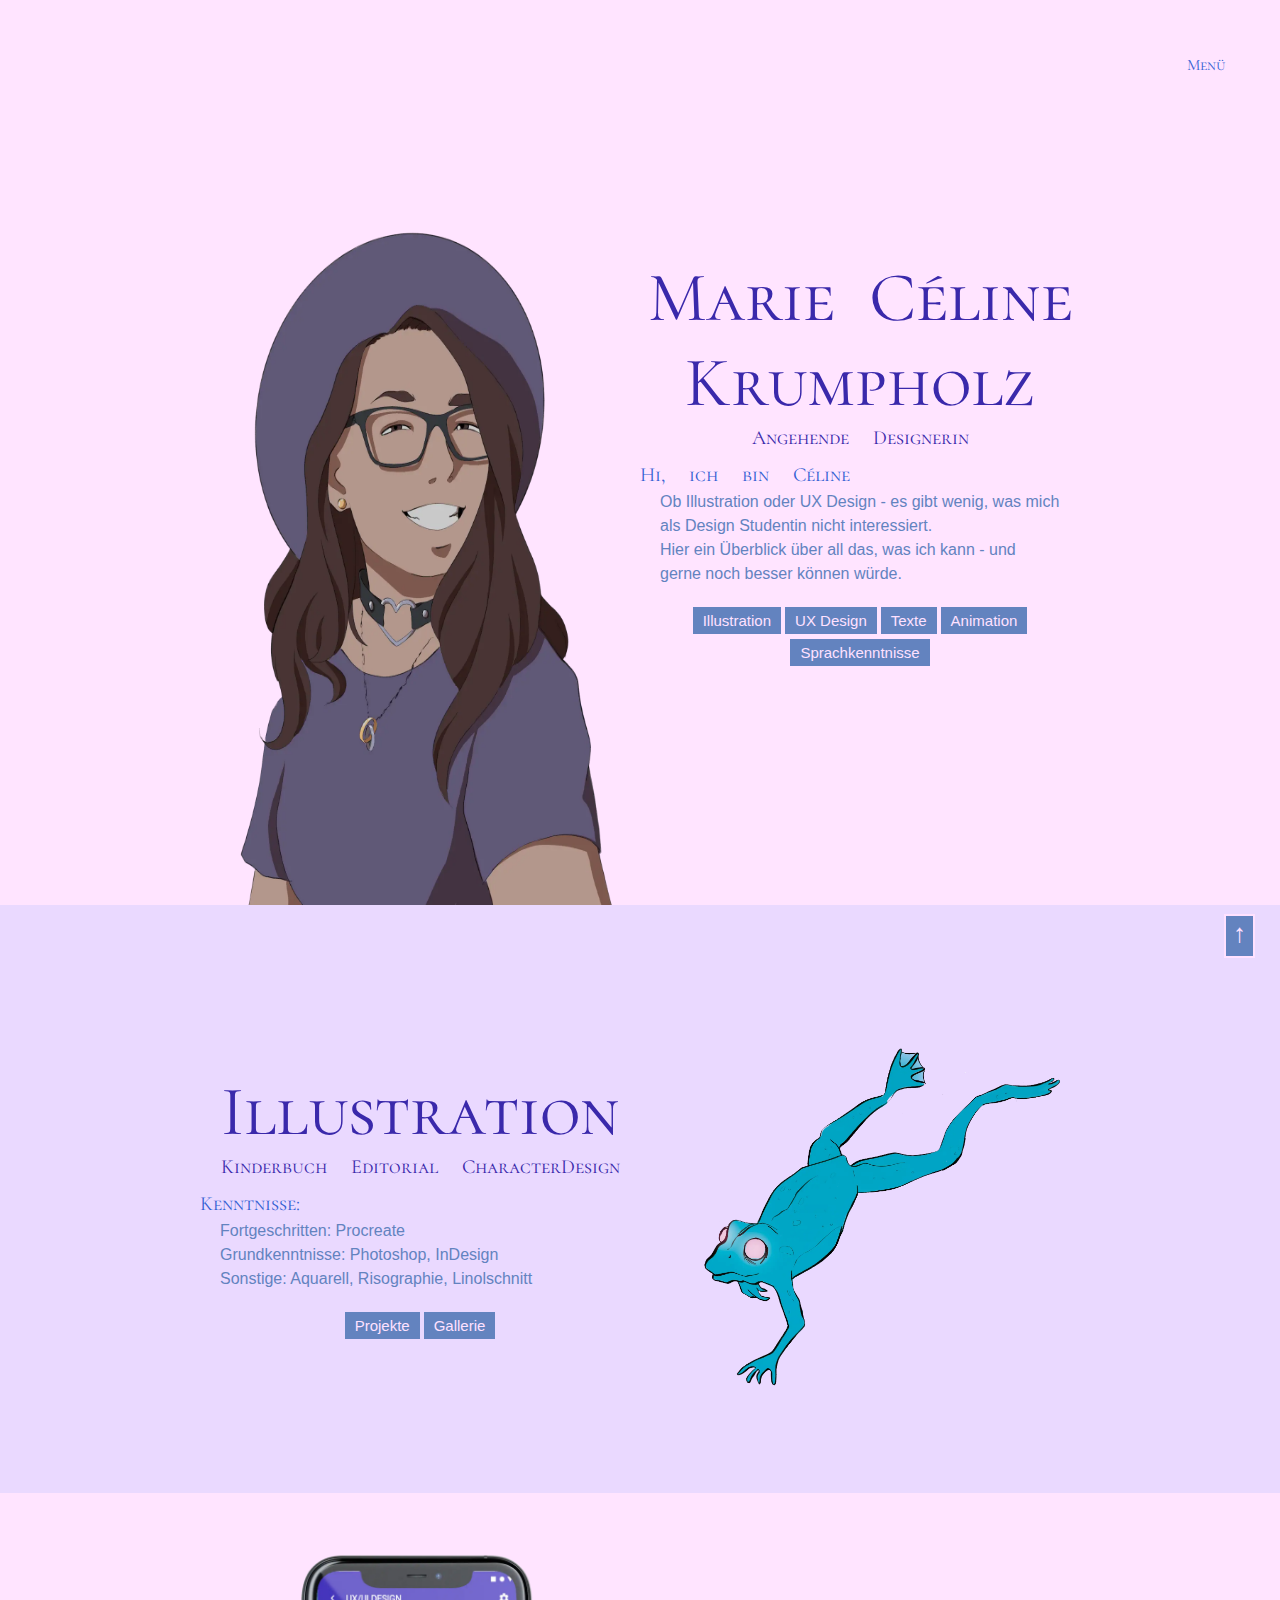
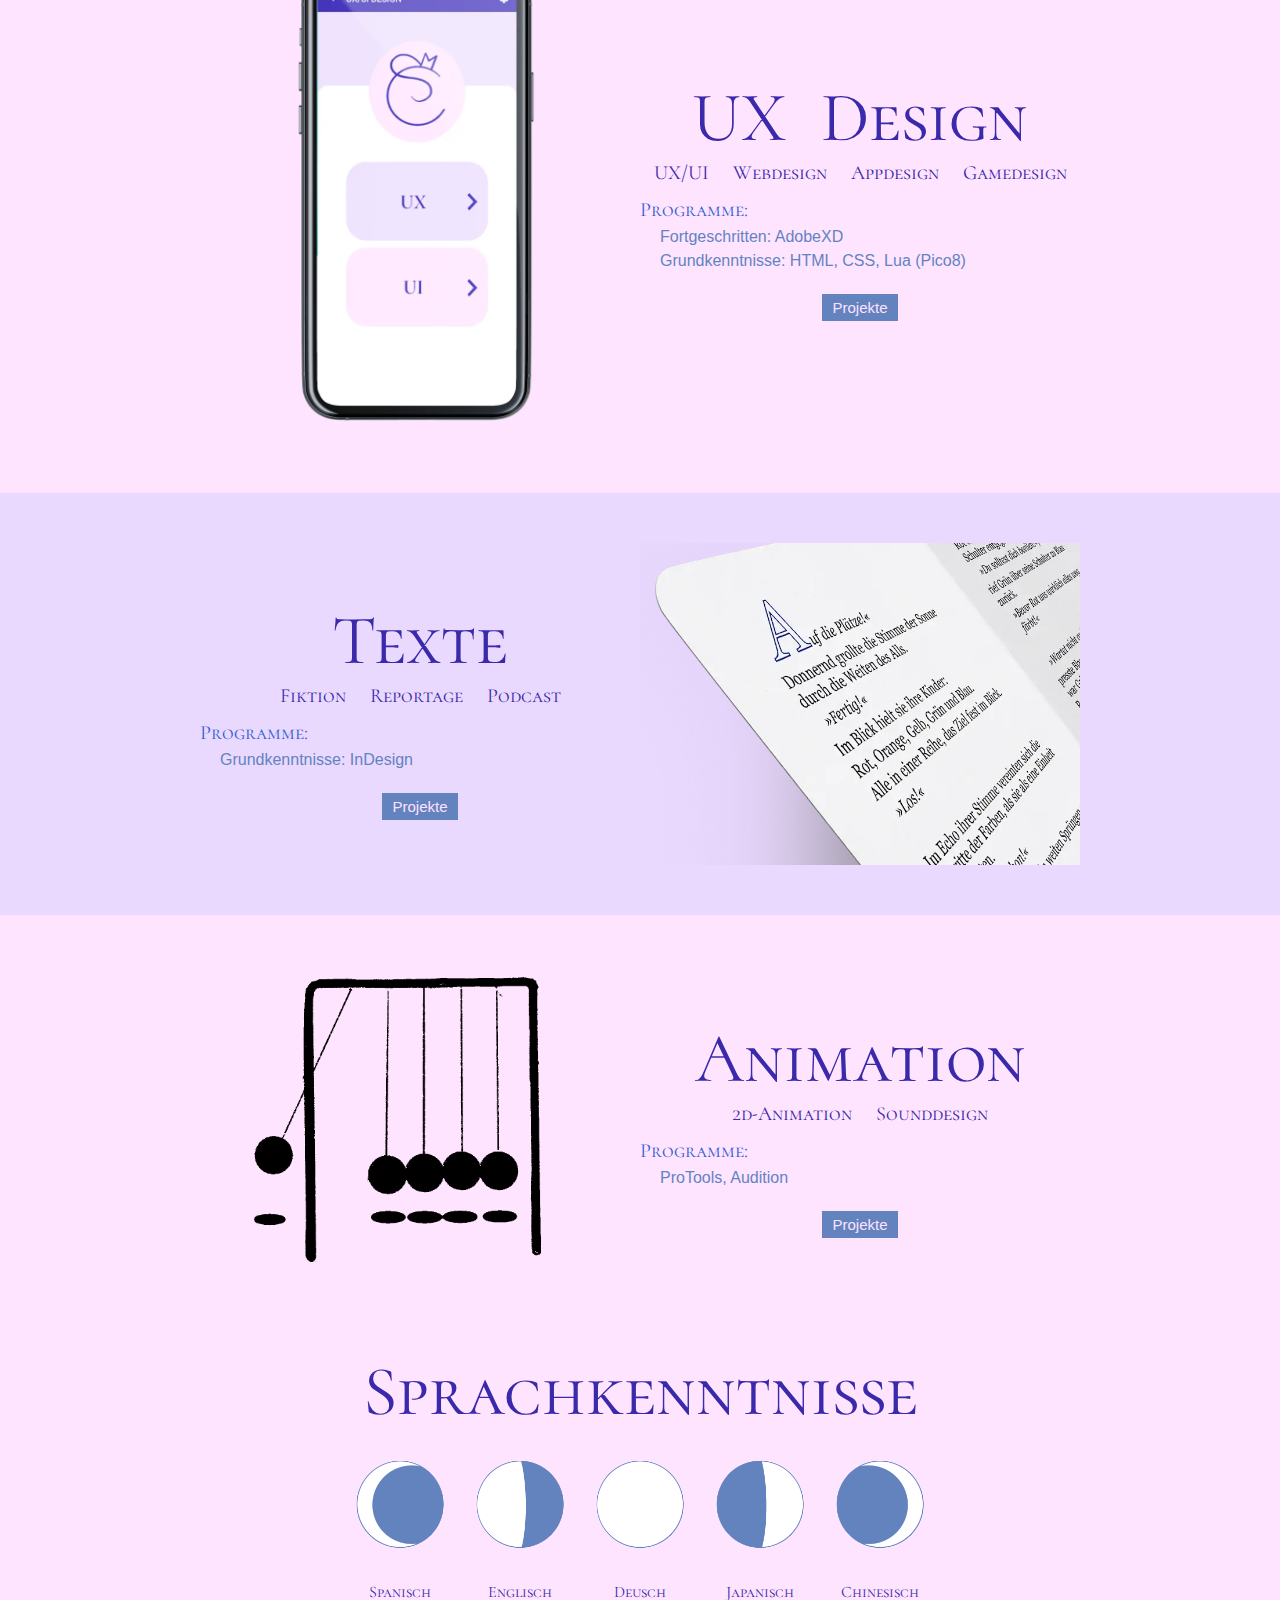
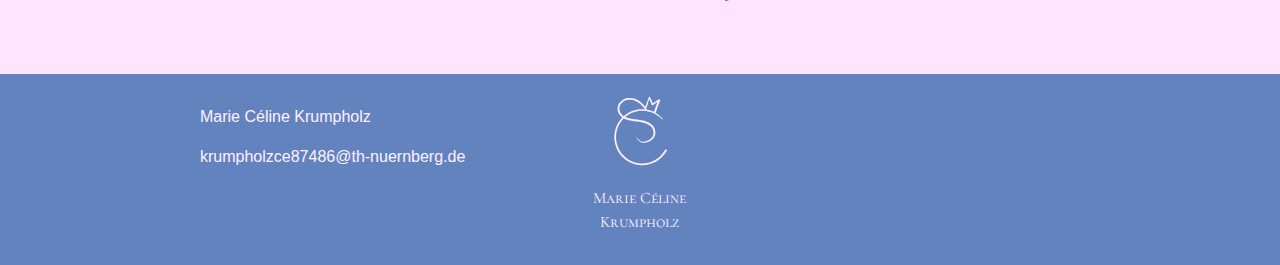
<file: index.html>
<html id="top">
  <head>
    <title>Marie Céline Krumpholz</title>
    <meta charset="UTF-8" />
    <link rel="icon" type="image/png" sizes="32x32" href="media/favicon-32x32.png">
    <link rel="icon" type="image/png" sizes="16x16" href="media/favicon-16x16.png">

    <link rel="preconnect" href="https://fonts.googleapis.com" />
    <link rel="preconnect" href="https://fonts.gstatic.com" crossorigin />
    <link
      href="https://fonts.googleapis.com/css2?family=Libre+Baskerville&display=swap"
      rel="stylesheet"
    />
    <link 
    href="https://fonts.googleapis.com/css2?family=Cormorant+SC:wght@500&display=swap" 
    rel="stylesheet"
    />
    <link href="https://fonts.googleapis.com/css2?family=Poppins:wght@300&display=swap" 
    rel="stylesheet">

    <link rel="stylesheet" type="text/css" href="styles.css" />
  </head>

  <body>

    <header>
      <div class="menu">
        Menü
        <div class="inner-menu">
          <div class="active">
            <p>Home</p>
          </div>
          <a href="illustration.html">Illustration</a>
          <a href="interaktion.html">UX Design</a>
          <a href="writing.html">Texte</a>
          <a href="animation.html">Animation</a>
          <a href="gallery.html">Gallerie</a>
        </div>
      </div>
    </header>

    <main>
      
      <div class="about fullsize">
        <div class="about-image">
          <img src="media/Profil.webp" alt="Selbstportait">
        </div>
        <div class="about-text">
          <h1>Marie Céline Krumpholz</h1>
          <h2>Angehende Designerin</h2>

            <h3>Hi, ich bin Céline<br></h3>
            <p>Ob Illustration oder UX Design - 
              es gibt wenig, was mich als Design Studentin nicht interessiert. <br>
              Hier ein Überblick über all das, was ich kann - und 
              gerne noch besser können würde.
            </p>

            <div class="about-buttons">
              <a class="button" href="#illustration">Illustration</a>
              <a class="button" href="#interaktion">UX Design</a> 
              <a class="button" href="#writing">Texte</a>
              <a class="button" href="#animation">Animation</a>
              <a class="button" href="#translation">Sprachkenntnisse</a>
            </div>
        </div>
      </div>
      

      <div class="full-width">
        <div class="about" id="illustration">
          <div class="about-text">
              <h1>Illustration</h1>
                <h2>Kinderbuch Editorial CharacterDesign</h2>
                <h3>Kenntnisse: </h3>
                <p>Fortgeschritten: Procreate</br>
                    Grundkenntnisse: Photoshop, InDesign</br>
                    Sonstige: Aquarell, Risographie, Linolschnitt</p>
              <div class="about-buttons">
                <a class="button" href="illustration.html">Projekte</a>
                <a class="button" href="gallery.html">Gallerie</a>
              </div>
          </div>
          <div class="about-image">
            <img src="media/Frog.webp" alt="Illustration eines Frosches">
          </div>
        </div>
      </div>


      <div class="about writing" id="interaktion">
        <div class="about-image">
          <img src="media/UXUI.webp" height="500px" alt="Mein Logo">
        </div>
        <div class="about-text">
            <h1>UX Design</h1>
              <h2>UX/UI Webdesign Appdesign Gamedesign</h2>
              <h3>Programme:</h3>
              <p> Fortgeschritten: AdobeXD </br>
                Grundkenntnisse: HTML, CSS, Lua (Pico8)</p>
            <div class="about-buttons">
              <a class="button" href="interaktion.html">Projekte</a>
            </div>
        </div>
      </div>
      
      <div class="full-width">
        <div class="about writing" id="writing">
          <div class="about-text">
            <h1>Texte</h1>
              <h2>Fiktion Reportage Podcast</h2>
              <h3>Programme: </h3>
              <p>Grundkenntnisse: InDesign</p>

            <div class="about-buttons">
              <a class="button" href="writing.html">Projekte</a>
            </div>
        </div>
          <div class="about-image">
            <img src="media/Text.webp" alt="Text">
          </div>
        </div>
      </div>

      <div class="about" id="animation">
        <div class="about-image">
          <img src="media/newton-cradle.gif">
        </div>
        <div class="about-text">
          <h1>Animation</h1>
            <h2>2d-Animation Sounddesign</h2>
            <h3>Programme:</h3>
            <p>ProTools, Audition</p>
          <div class="about-buttons">
            <a class="button" href="animation.html" alt="Animation für ein Pendel"> Projekte</a>
          </div>
      </div>
      </div>
      
      <div class="about single" id="translation">
          <h1>Sprachkenntnisse</h1>
          <div class="languages">
            <div>
              <img src="media/moon2.png" alt="moon">
              <p>Spanisch</p>
            </div>
            <div>
              <img src="media/moon3.png" alt="moon">
              <p>Englisch</p>
            </div>
            <div>
              <img src="media/moon4.png" alt="moon">
              <p>Deusch</p>
            </div>
            <div>
              <img src="media/moon5.png" alt="moon">
              <p>Japanisch</p>
            </div>
            <div>
              <img src="media/moon6.png" alt="moon">
              <p>Chinesisch</p>
            </div>
          </div>
      </div>
       
    </main>

    <br><br><br>
    <div class="to-top-container">
      <a class="button to-top" href="#top">&uarr;</a>
    </div>
    <footer>
      <div class="contact-info">
        <p>Marie Céline Krumpholz</p>
        <a href="mailto:krumpholzce87486@th-nuernberg.de">krumpholzce87486@th-nuernberg.de</a>
      </div>
      <div>
        <a href="index.html"><img class="logo" src="media/Logo.svg" alt="logo" /></a>
        <p class="name-font">Marie Céline </br> Krumpholz</p>
      </div>
      <!-- <div class="social">
        <a href="https://www.instagram.com/macie_timber/?hl=de"><img src="media/instagram.png" alt="Instagram"></a>
        <a href="https://twitter.com/MacieTimber"><img src="media/twitter.png" alt="Twitter"></a>
      </div>' -->
    </footer>
  </body>

  <script>
    if (window.innerWidth < 1050) {
      alert("Auf kleineren Bildschirmen wird diese Website aktuell leider noch nicht korrekt angezeigt.\n\nDiese Portfolio-Website entstand im Zuge einer Studienarbeit die sich lediglich auf ein Desktop-Design zu beschränken hatte.");
    }
  </script>
</html>
</file>
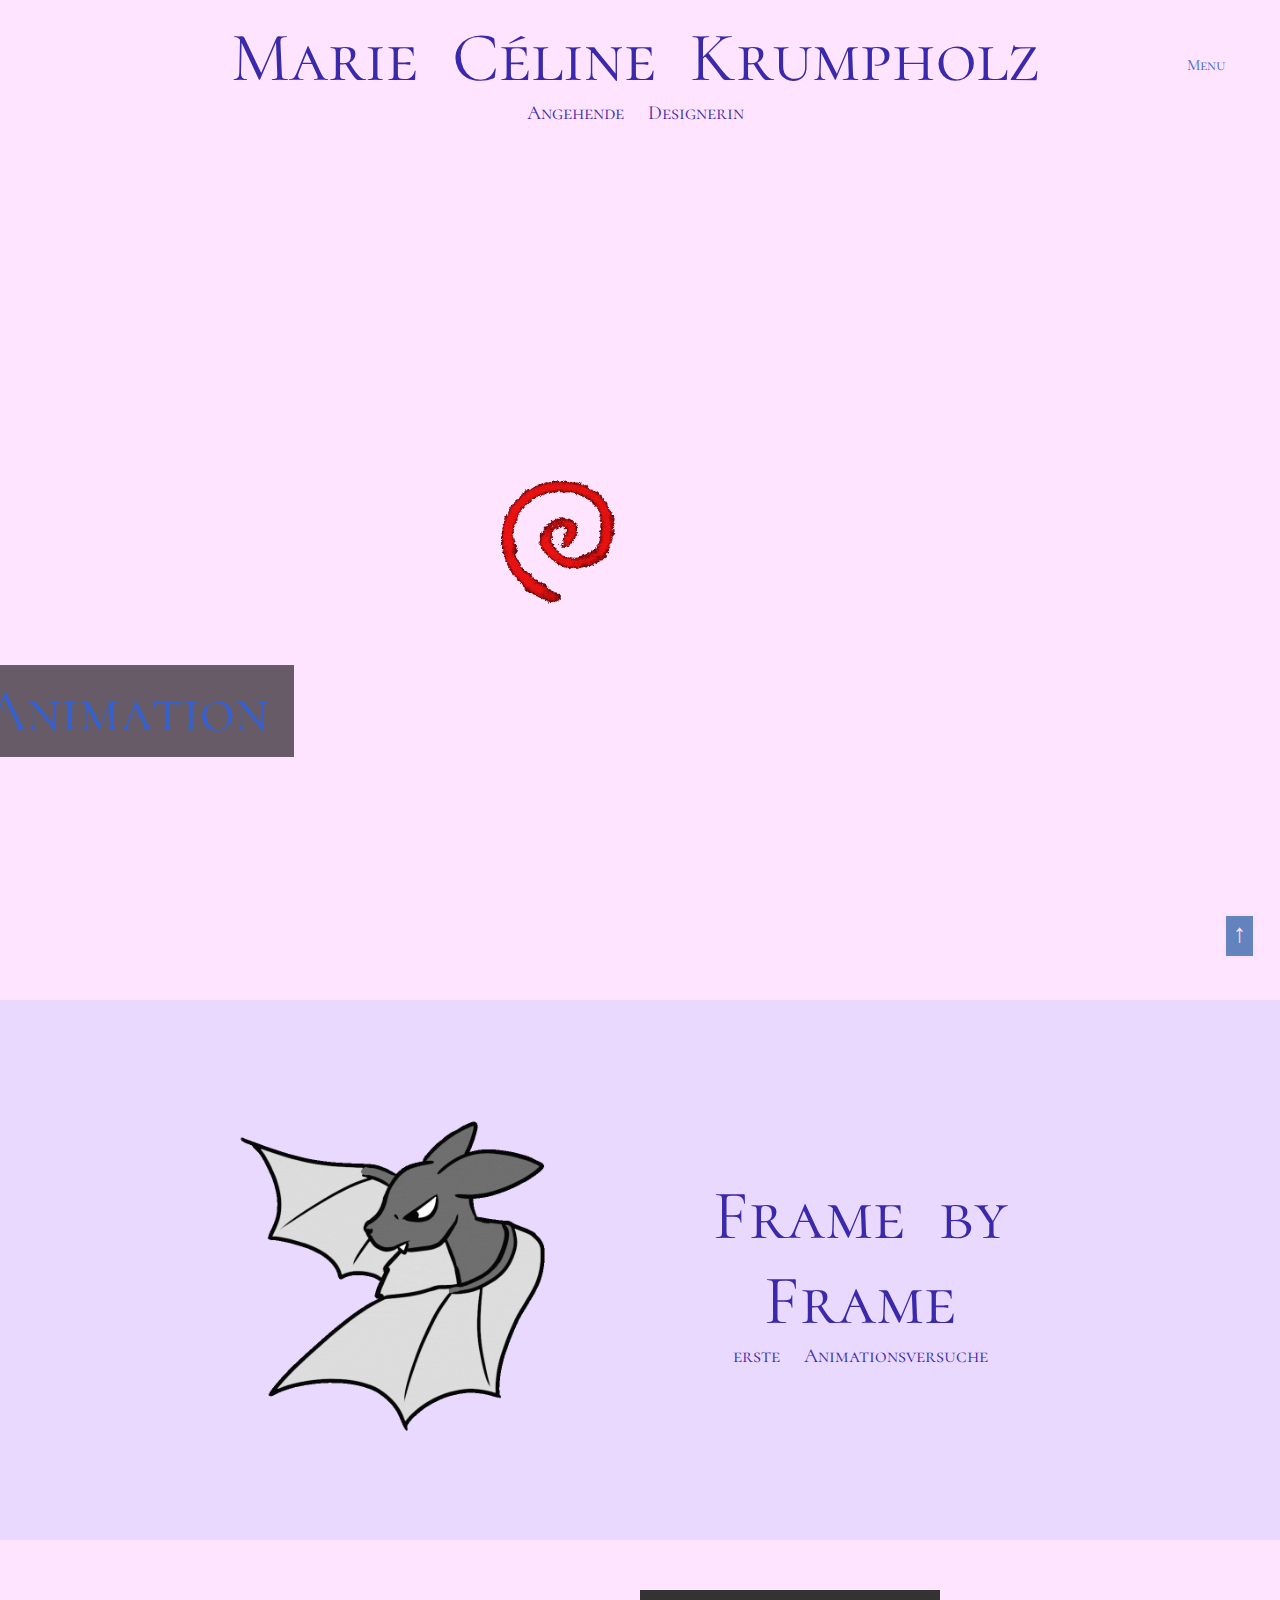
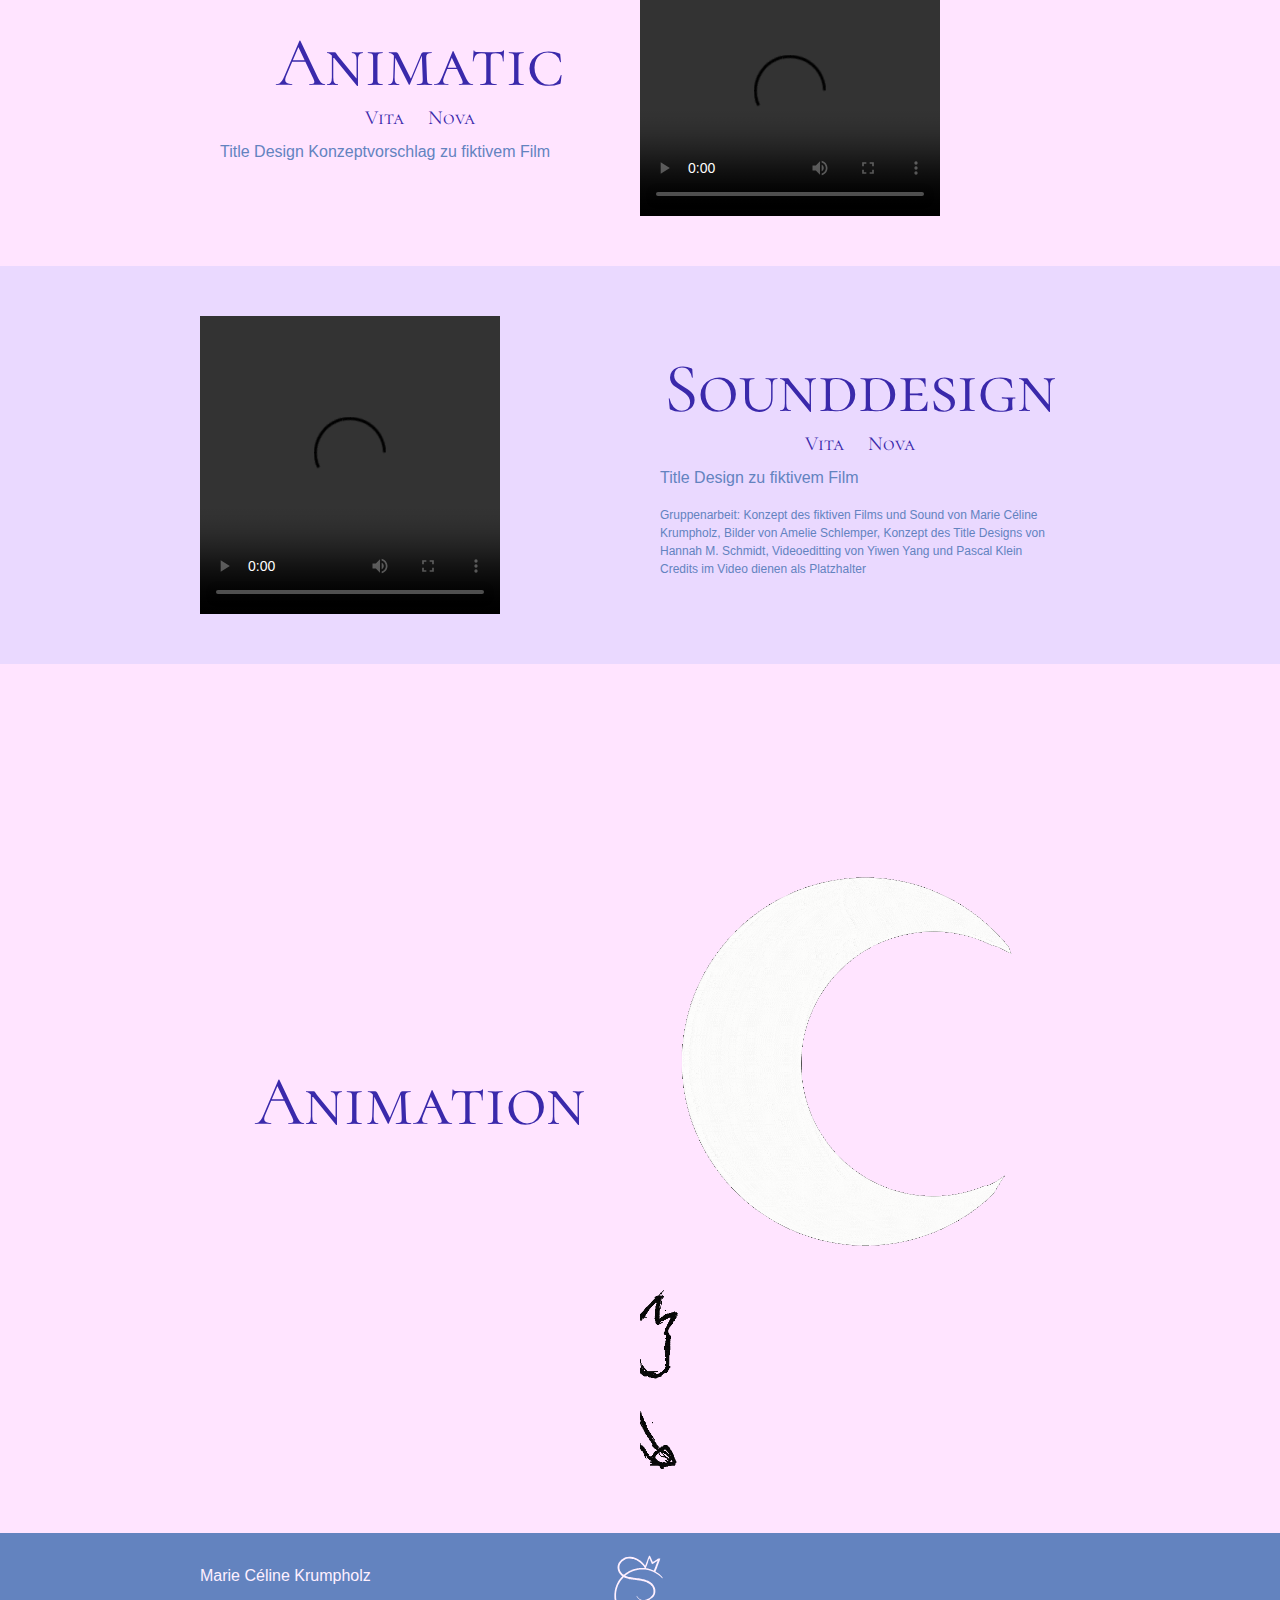
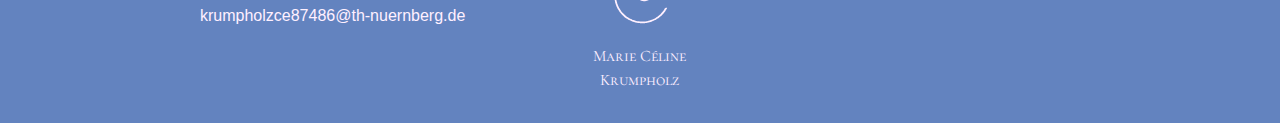
<file: animation.html>
<html id="top">
  <head>
    <title>Marie Céline Krumholz</title>
    <meta charset="UTF-8" />
    <link rel="icon" type="image/png" sizes="32x32" href="media/favicon-32x32.png">
    <link rel="icon" type="image/png" sizes="16x16" href="media/favicon-16x16.png">

    <link rel="preconnect" href="https://fonts.googleapis.com" />
    <link rel="preconnect" href="https://fonts.gstatic.com" crossorigin />
    <link
      href="https://fonts.googleapis.com/css2?family=Libre+Baskerville&display=swap"
      rel="stylesheet"
    />
    <link 
    href="https://fonts.googleapis.com/css2?family=Cormorant+SC:wght@500&display=swap" 
    rel="stylesheet"
    />
    <link href="https://fonts.googleapis.com/css2?family=Poppins:wght@300&display=swap" 
    rel="stylesheet">

    <link rel="stylesheet" type="text/css" href="styles.css" />
  </head>


  <body>
    <header>
        <div class="home-text">
          <h1><a href="index.html">Marie Céline Krumpholz</a></h1>
          <h2>Angehende Designerin</h2>
        </div>
        <div class="menu">
          Menu
          <div class="inner-menu">
            <a href="index.html">Home</a>
            <a href="illustration.html">Illustration</a>
            <a href="interaktion.html">UX Design</a>
            <a href="writing.html">Texte</a>
            <div class="active">
              <p>Animation</p>
            </div>            
            <a href="gallery.html">Gallerie</a>
          </div>
        </div>
    </header>

    <main>

      <div class="fullsize">
        <div class="header-image animation">
          <div>
            <h1>Animation</h1>
            <img src="media/eye-animation.gif" alt="Eye animation">
          </div>
        </div>
      </div>

      <div class="full-width">
        <div class="about">
          <div class="about-image">
            <img src="media/bat.gif">
          </div>
          <div class="about-text">
              <h1>Frame by Frame</h1>
              <h2>erste Animationsversuche</h2>
          </div>
        </div>
      </div>

      <div class="about">
        <div class="about-text">
          <h1>Animatic</h1>
          <h2>Vita Nova</h2>
          <p>Title Design Konzeptvorschlag zu fiktivem Film<p>
        </div>
        <div class="about-image">
          <video controls>
            <source src="https://github.com/marie-krumpholz/marie-krumpholz.github.io/raw/main/media/animatic.mp4" type="video/mp4">
            Your browser does not support the video tag.
          </video>
        </div>
      </div>

     <div class="full-width">
      <div class="about">
        <div class="about-image">
          <video controls>
            <source src="https://github.com/marie-krumpholz/marie-krumpholz.github.io/raw/main/media/VitaNova.mp4" type="video/mp4">
            Your browser does not support the video tag.
          </video>
        </div>
        <div class="about-text">
            <h1>Sounddesign</h1>
            <h2>Vita Nova</h2>
            <p>Title Design zu fiktivem Film<p>
                <span>Gruppenarbeit: Konzept des fiktiven Films und Sound von Marie Céline Krumpholz, Bilder von Amelie Schlemper, Konzept des Title Designs von Hannah M. Schmidt, 
                  Videoeditting von Yiwen Yang und Pascal Klein <br>
                Credits im Video dienen als Platzhalter</span>
        </div>
      </div>
    </div> 

    <div class="about">
      <div class="about-text">
          <h1>Animation</h1>
      </div>
      <div class="about-image">
        <img src="media/cat-moon-loop.gif">
      </div>
    </div>

    </main>
    
    <br><br><br>
    <div class="to-top-container">
      <a class="button to-top" href="#top">&uarr;</a>
    </div>
    <footer>
      <div class="contact-info">
        <p>Marie Céline Krumpholz</p>
        <a href="mailto:krumpholzce87486@th-nuernberg.de">krumpholzce87486@th-nuernberg.de</a>
      </div>
      <div>
        <a href="index.html"><img class="logo" src="media/Logo.svg" alt="logo" /></a>
        <p class="name-font">Marie Céline </br> Krumpholz</p>
      </div>
      <!-- <div class="social">
        <a href="https://www.instagram.com/macie_timber/?hl=de"><img src="media/instagram.png" alt="Instagram"></a>
        <a href="https://twitter.com/MacieTimber"><img src="media/twitter.png" alt="Twitter"></a>
      </div>' -->
    </footer>
  </body>
</html>
</file>
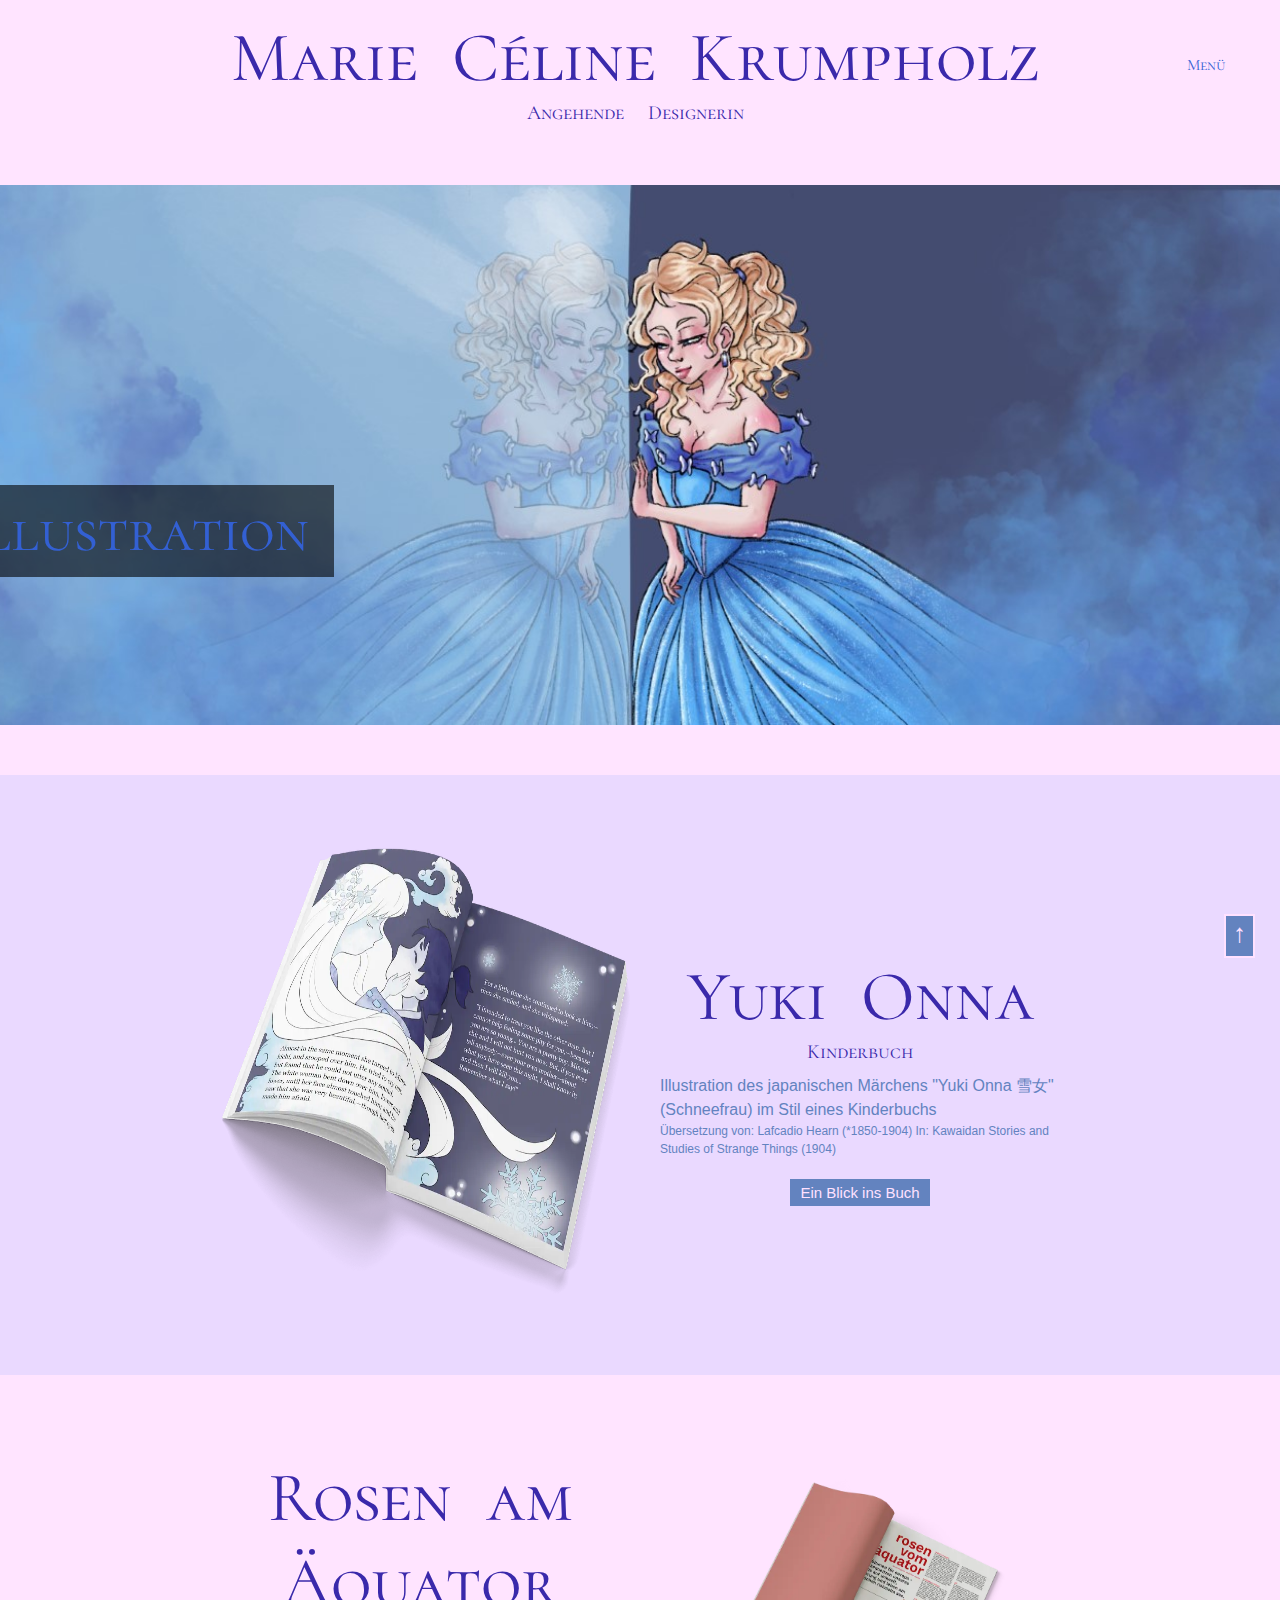
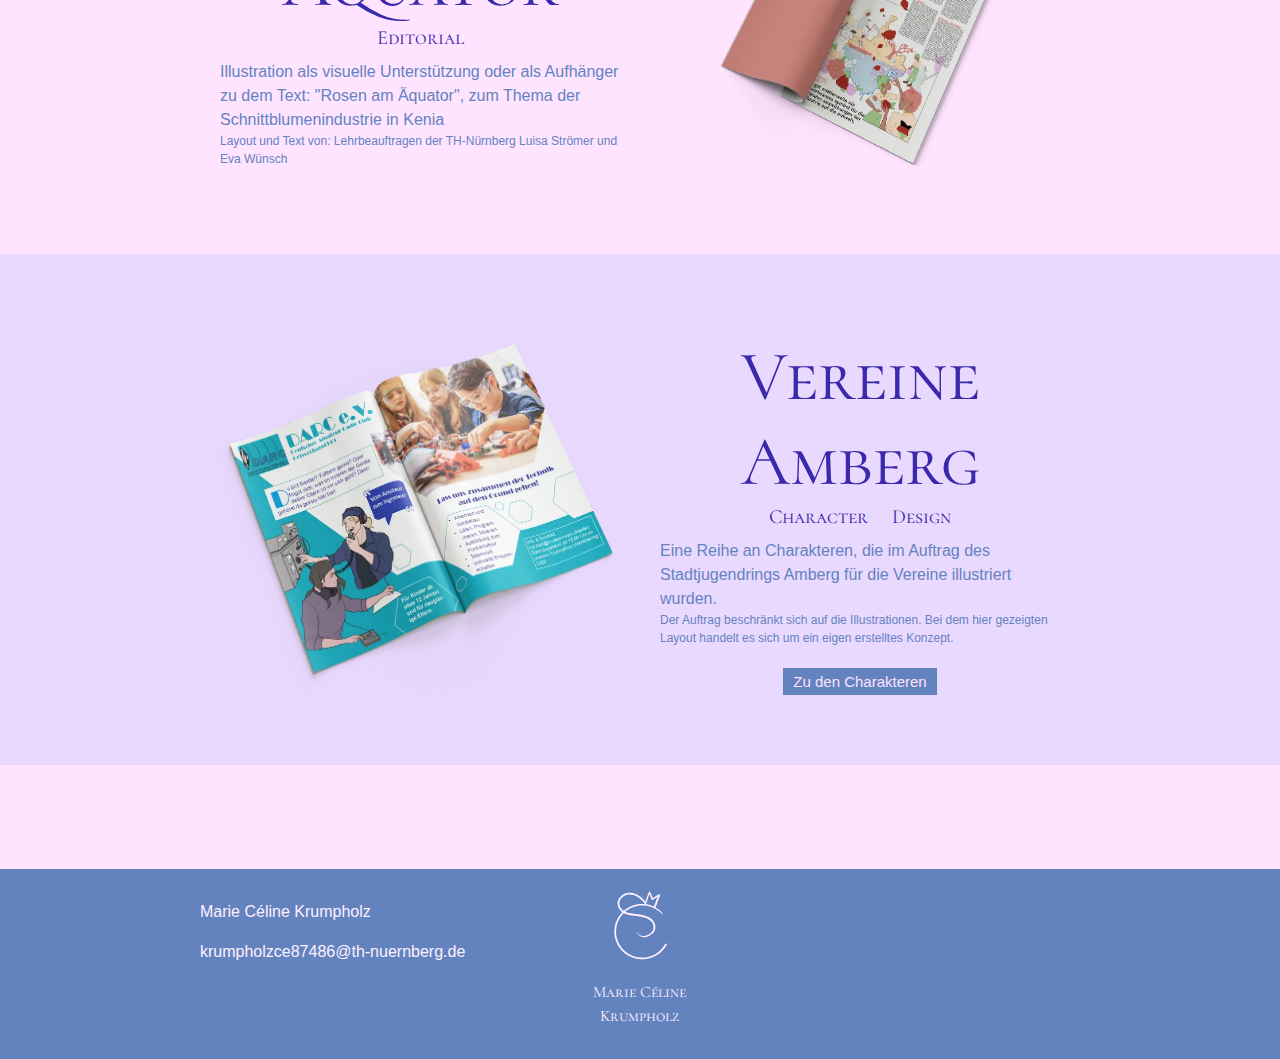
<file: illustration.html>
<html id="top">
  <head>
    <title>Marie Céline Krumpholz</title>
    <meta charset="UTF-8" />
    <link rel="icon" type="image/png" sizes="32x32" href="media/favicon-32x32.png">
    <link rel="icon" type="image/png" sizes="16x16" href="media/favicon-16x16.png">

    <link rel="preconnect" href="https://fonts.googleapis.com" />
    <link rel="preconnect" href="https://fonts.gstatic.com" crossorigin />
    <link
      href="https://fonts.googleapis.com/css2?family=Libre+Baskerville&display=swap"
      rel="stylesheet"
    />
    <link 
    href="https://fonts.googleapis.com/css2?family=Cormorant+SC:wght@500&display=swap" 
    rel="stylesheet"
    />
    <link href="https://fonts.googleapis.com/css2?family=Poppins:wght@300&display=swap" 
    rel="stylesheet">

    <link rel="stylesheet" type="text/css" href="styles.css" />
  </head>


  <body>
    <header>
        <div class="home-text">
          <h1><a href="index.html">Marie Céline Krumpholz</a></h1>
          <h2>Angehende Designerin</h2>
        </div>
        <div class="menu">
          Menü
          <div class="inner-menu">
            <a href="index.html">Home</a>
            <div class="active">
              <p>Illustration</p>
            </div>
            <a href="interaktion.html">UX Design</a>
            <a href="writing.html">Texte</a>
            <a href="animation.html">Animation</a>
            <a href="gallery.html">Gallerie</a>
          </div>
        </div>
    </header>

    <main>
      <div class="fullsize">
        <div class="header-image">
          <div>
            <h1>Illustration</h1>
            <img src="media/cinderella.jpg" alt="Cinderella Illustration">
          </div>
        </div>
      </div>

      <!-- <div class="full-width">
        <div class="about writing">
          <div class="about-image about-image-carousel">

              <div class="carousel">
                  <div class="carousel-item">
                      <div class="image-container">
                          <img alt="First slide" src="media/Wednesday.jpg" />
                          <div class="description">
                              <h1>Wednesday</h1>
                              <p>Stylisierte Darstellung <br>
                              einer berühmten Person</p>
                          </div>
                      </div>
                  </div>
      
                  <div class="carousel-item">
                      <div class="image-container">
                          <img alt="Second slide" src="media/experience and memory.jpg" />
                          <div class="description">
                              <h1>Du bist, was du erlebst</h1>
                              <p>Cover für einen Text: <br>
                                "Du bist, was du erlebst" aus dem Magazin "Hohe Luft"</p>
                          </div>
                      </div>
                  </div>
      
                  <div class="carousel-item">
                      <div class="image-container">
                          <img alt="Third slide" src="media/Hot Pot Commander A1 - Komprimiert.jpg" />
                          <div class="description">
                              <h1>Hot Pot Commander</h1>
                              <p>von Wednesday Campanella <br>
                                Musik-/ Albumposter</p>
                          </div>
                      </div>
                  </div>
      
              </div> -->

          <!-- </div>
          <div class="about-text">
              <h1>Yuki Onna</h1>
              <h2>Kinderbuch</h2>
              <p>Japanisches Märchen illustriert</p>
          </div>
        </div>
      </div> -->
      <div class="full-width">
        <div class="about writing">
          <div class="about-image">
            <img src="media/Yuki Onna.webp" height="500px" alt="Yuki Onna Szene"/>
          </div>
          <div class="about-text">
            <h1>Yuki Onna</h1>
            <h2>Kinderbuch</h2>
            <p>Illustration des japanischen Märchens "Yuki Onna 雪女" (Schneefrau) im Stil eines Kinderbuchs</br>
              <span>Übersetzung von: Lafcadio Hearn (*1850-1904) In: Kawaidan Stories and Studies of Strange Things (1904)</span>
            </p>   
            <div class="about-buttons">
            <a class="button" href="media/yuki onna.pdf" target="blank">Ein Blick ins Buch</a>
            </div>
          </div>
       
        </div>
      </div>

      <div class="about writing">
        <div class="about-text">
          <h1>Rosen am Äquator</h1>
          <h2>Editorial</h2>
          <p>Illustration als visuelle Unterstützung oder als Aufhänger zu dem Text: "Rosen am Äquator", zum Thema der Schnittblumenindustrie
            in Kenia<br>
            <span>Layout und Text von: Lehrbeauftragen der TH-Nürnberg Luisa Strömer und Eva Wünsch</span>
          </p>
        </div>
        <div class="about-image">
          <img src="media/Rosen.webp" alt="Editorial zum Text Rosen am Äquator"/>
        </div>
      </div>

      <div class="full-width">
        <div class="about writing">
          <div class="about-image">
            <img src="media/Vereine.webp" alt="Konzeptseite für eine Broschüre der Amberger Vereine"/>
          </div>
          <div class="about-text">
            <h1>Vereine Amberg</h1>
            <h2>Character Design</h2>
            <p>Eine Reihe an Charakteren, die im Auftrag des Stadtjugendrings Amberg für die Vereine illustriert wurden.<br>
              <span>Der Auftrag beschränkt sich auf die Illustrationen. Bei dem hier gezeigten Layout handelt es sich um ein eigen erstelltes Konzept.</span>
            </p>
            <div class="about-buttons">
              <a class="button" href="vereine.html">Zu den Charakteren</a>
              </div>
          </div>
        </div>
      </div>
<!-- 
      <div class="about writing">
        <div class="about-text">
          <h1>Linolschnitt</h1>
          <h2>Editorial</h2>
          <p>TEXT<br>
            <span>Layout und Text von: Lehrbeauftrage der TH-Nürnberg Luisa Strömer und Eva Wünsch</span>
          </p>
        </div>
        <div class="about-image">
          <img src="media/Reportage Screenshot.png" alt="Reportage" />
        </div>
      </div>

      <div class="full-width">
        <div class="about writing">
          <div class="about-image">
            <img src="media/Kindergeschichte Bild.png"/>
          </div>
          <div class="about-text">
            <h1>Risographie</h1>
            <h2>Charakterdesign</h2>
            <p> TEXT
            </p>
          </div>
        </div>
      </div> -->

        <!-- <div class="about writing">
          <div class="about-text">
              <h1>50 Selbstportaits</h1>
          </div>
          <div class="about-image about-image-carousel">

            <div class="carousel">

              <div class="carousel-item">
                <div class="image-container">
                    <img alt="First slide" src="media/selbstporträt-comic.jpg" />
                    <div class="description">
                      <h1>Comic Stil</h1>
                      <p>Selbstportait Nr.12 <br>
                      Stylisierte Darstellung aufgrund <br> dem Vorbild amerikanischer Comics</p>
                    </div>
                </div>
            </div>

            <div class="carousel-item">
                <div class="image-container">
                    <img alt="Third slide" src="media/selbstporträt-tinte.jpg" />
                    <div class="description">
                      <h1>Tusche</h1>
                      <p>Selbstporträt Nr.26 <br>
                        Stylisierte Darstellung im Stil von Lord_Gris</p>
                    </div>
                </div>
            </div>

            <div class="carousel-item">
                <div class="image-container">
                    <img alt="Fourth slide" src="media/selbstporträt-gouache.jpg" />
                    <div class="description">
                      <h1>Gouache</h1>
                      <p>Selbstpotrträt Nr.28 <br>
                        Stylisierte Darstellung im Stil von Feefal</p>
                    </div>
                </div>
              </div>
    
            </div>

          </div>    
        </div>

        <div class="full-width">
          <div class="about writing">
            <div class="about-image about-image-carousel">
  
                <div class="carousel">
                  <div class="carousel-item">
                    <div class="image-container">
                        <img alt="First slide" src="media/Katzen.jpg" />
                        <div class="description">
                            <h1>Ohne Vorzeichnung</h1>
                        </div>
                    </div>
                </div>
    
                <div class="carousel-item">
                    <div class="image-container">
                        <img alt="Second slide" src="media/Café.jpg" />
                        <div class="description">
                            <h1>Stilleben</h1>
                        </div>
                    </div>
                </div>
    
                <div class="carousel-item">
                    <div class="image-container">
                        <img alt="Third slide" src="media/aktzeichnen.jpg" />
                        <div class="description">
                            <h1>Aktzeichnen</h1>
                        </div>
                    </div>
                </div>
                </div>

            </div>
            <div class="about-text">
                <h1>Studien</h1>
            </div>
          </div>
        </div>



        <div class="about writing">
          <div class="about-text">
              <h1>Aktuelle Projekte</h1>
          </div>
          <div class="about-image about-image-carousel">

            <div class="carousel">
                <div class="carousel-item">
                    <div class="image-container">
                        <img alt="First slide" src="media/Riso Skizze.jpg" />
                        <div class="description">
                          <h1>Risographie</h1>
                          <p>Skizze für Risographie basierten Druck</p>
                        </div>
                    </div>
                </div>
    
                <div class="carousel-item">
                    <div class="image-container">
                        <img alt="Second slide" src="media/entwurf1.jpg" />
                        <div class="description">
                          <h1>Auftragsarbeit</h1>
                          <p>Illustration für den Verein: <br> Technisches Hilfswerk Amberg <br> 1. Entwurf</p>
                        </div>
                    </div>
                </div>
    
                <div class="carousel-item">
                    <div class="image-container">
                        <img alt="Third slide" src="media/entwurf2.jpg" />
                        <div class="description">
                          <h1>Auftragsarbeit</h1>
                          <p>Illustration für den Verein: <br> Technisches Hilfswerk Amberg <br> 2. Entwurf</p>
                    </div>
                </div>
    
            </div>

          </div>    
        </div> -->


    </main>
    
    <br><br><br>
    <div class="to-top-container">
      <a class="button to-top" href="#top">&uarr;</a>
    </div>
    <footer>
      <div class="contact-info">
        <p>Marie Céline Krumpholz</p>
        <a href="mailto:krumpholzce87486@th-nuernberg.de">krumpholzce87486@th-nuernberg.de</a>
      </div>
      <div>
        <a href="index.html"><img class="logo" src="media/Logo.svg" alt="logo" /></a>
        <p class="name-font">Marie Céline </br> Krumpholz</p>
      </div>
      <!-- <div class="social">
        <a href="https://www.instagram.com/macie_timber/?hl=de"><img src="media/instagram.png" alt="Instagram"></a>
        <a href="https://twitter.com/MacieTimber"><img src="media/twitter.png" alt="Twitter"></a>
      </div>' -->
    </footer>
  </body>
</html>
</file>
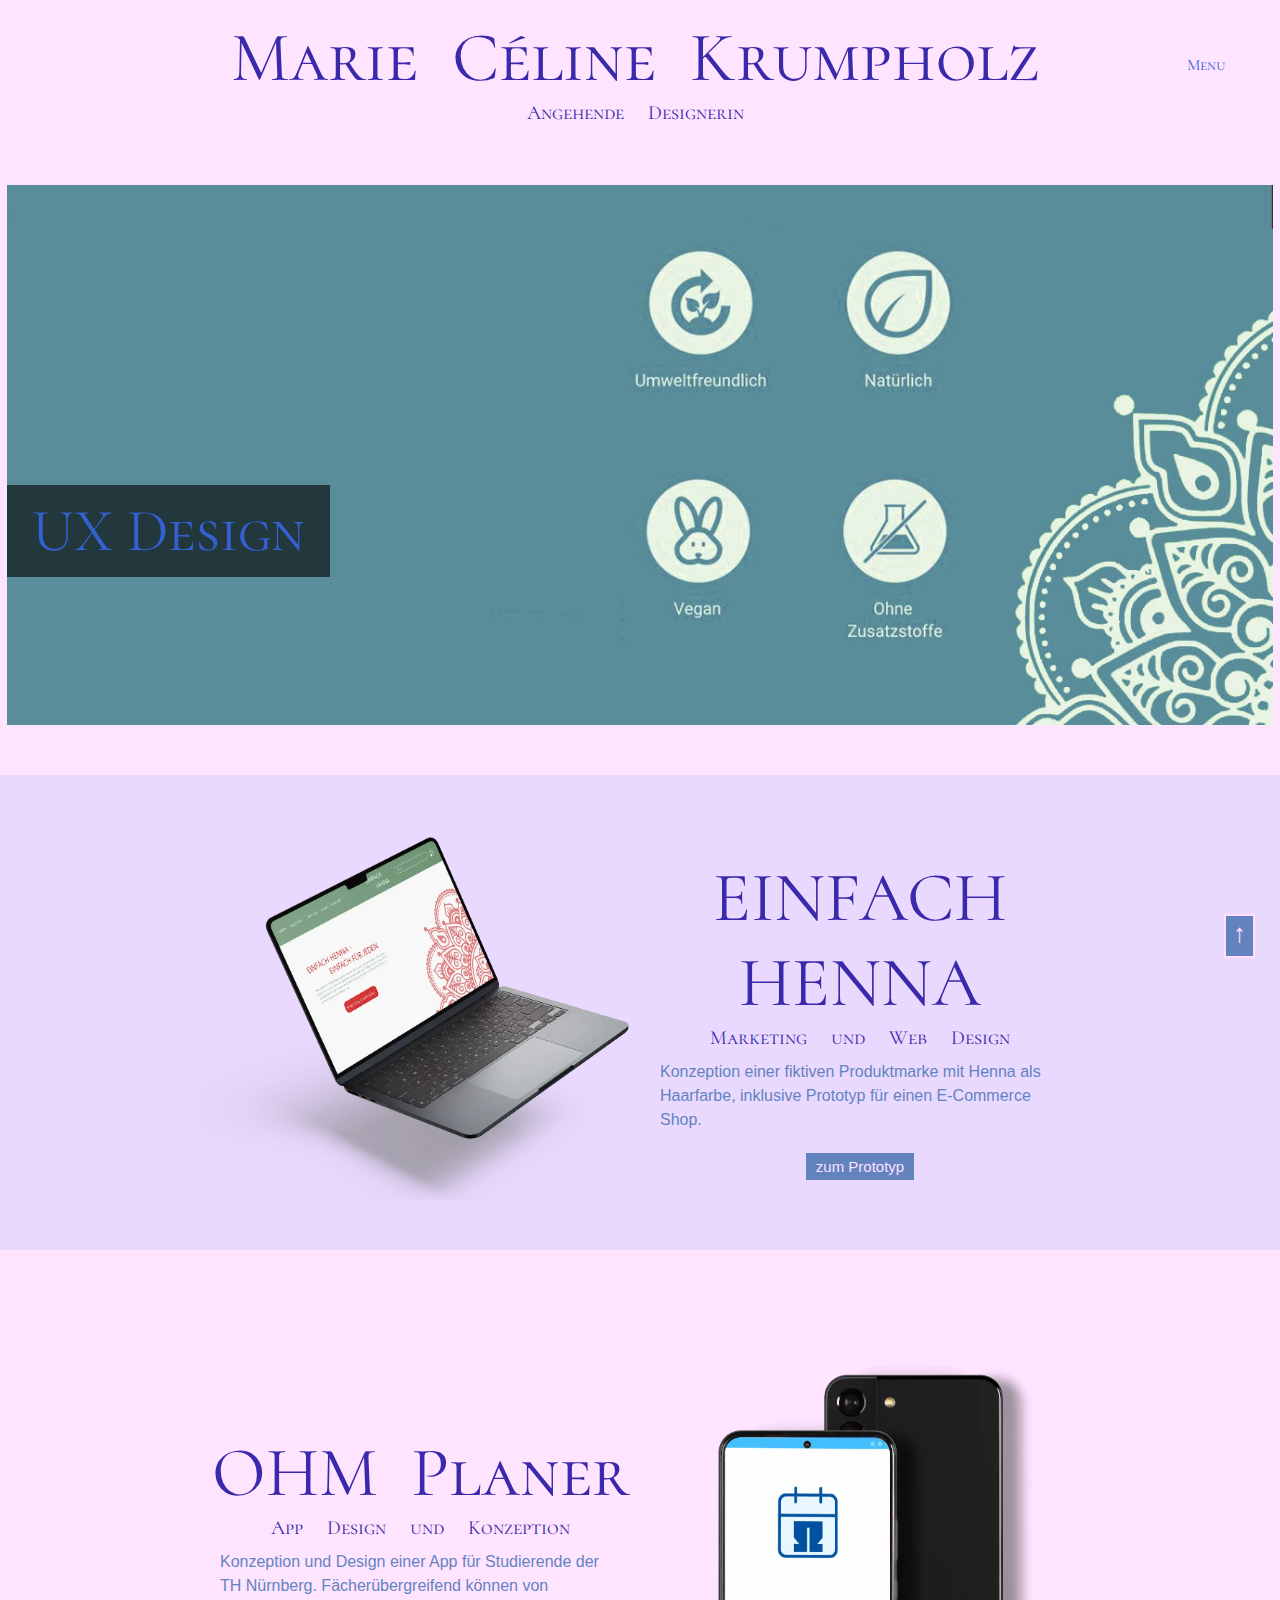
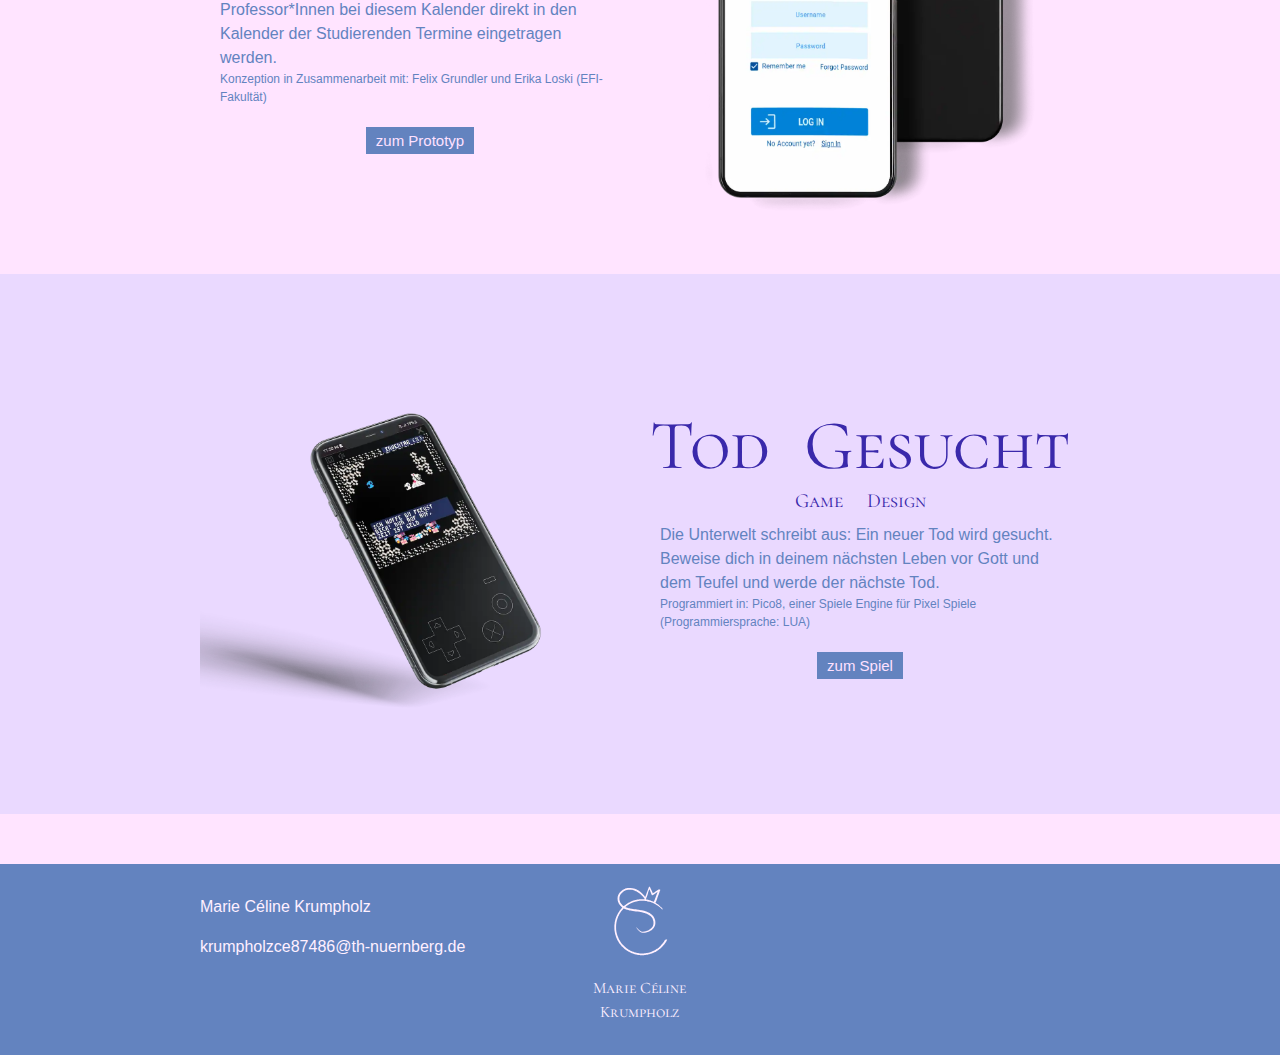
<file: interaktion.html>
<html id="top">
  <head>
    <title>Marie Céline Krumpholz</title>
    <meta charset="UTF-8" />
    <link rel="icon" type="image/png" sizes="32x32" href="media/favicon-32x32.png">
    <link rel="icon" type="image/png" sizes="16x16" href="media/favicon-16x16.png">

    <link rel="preconnect" href="https://fonts.googleapis.com" />
    <link rel="preconnect" href="https://fonts.gstatic.com" crossorigin />
    <link
      href="https://fonts.googleapis.com/css2?family=Libre+Baskerville&display=swap"
      rel="stylesheet"
    />
    <link 
    href="https://fonts.googleapis.com/css2?family=Cormorant+SC:wght@500&display=swap" 
    rel="stylesheet"
    />
    <link href="https://fonts.googleapis.com/css2?family=Poppins:wght@300&display=swap" 
    rel="stylesheet">

    <link rel="stylesheet" type="text/css" href="styles.css" />
  </head>


  <body>
    <header>
        <div class="home-text">
          <h1><a href="index.html">Marie Céline Krumpholz</a></h1>
          <h2>Angehende Designerin</h2>
        </div>
        <div class="menu">
          Menu
          <div class="inner-menu">
            <a href="index.html">Home</a>
            <a href="illustration.html">Illustration</a>
            <div class="active">
              <p>UX Design</p>
            </div>            
            <a href="writing.html">Texte</a>
            <a href="animation.html">Animation</a>
            <a href="gallery.html">Gallerie</a>
          </div>
        </div>

    </header>


    <main>

      <div class="fullsize">
        <div class="header-image">
          <div>
            <h1>UX Design</h1>
            <img src="media/ui-header.jpg">
          </div>
        </div>
      </div>


      <div class="full-width">
        <div class="about writing">
          <div class="about-image">
            <img src="media/HennaHomepage.webp"/>
          </div>
          <div class="about-text">
            <h1>EINFACH HENNA</h1>
            <h2>Marketing und Web Design</h2>
            <p> Konzeption einer fiktiven Produktmarke mit Henna als Haarfarbe, inklusive Prototyp für einen E-Commerce Shop. 
            </p>
            <div class="about-buttons">
              <a class="button" href="https://xd.adobe.com/view/1c2081e6-c3ea-4faa-8fbc-62bcfc3f3021-4973/?fullscreen" target="blank">zum Prototyp</a>
            </div>
          </div>
        </div>
      </div>
      
      <div class="full-width">
        <div class="about">
          <div class="about-text">
              <h1>OHM Planer</h1>
                <h2>App Design und Konzeption</h2>
                <p>Konzeption und Design einer App für Studierende der TH Nürnberg. Fächerübergreifend können von Professor*Innen  bei 
                  diesem Kalender direkt in den Kalender der Studierenden Termine eingetragen werden.
                </br>
                  <span>Konzeption in Zusammenarbeit mit: Felix Grundler und Erika Loski (EFI-Fakultät)</span>
                </p>
                <div class="about-buttons">
                  <a class="button" href="https://xd.adobe.com/view/ea380f7c-ebb6-4b52-9a1e-49dd2d263aca-bf6b/?fullscreen" target="blank">zum Prototyp</a>
                </div>
          </div>
          <div class="about-image">
            <img src="media/Smartphone.webp">
          </div>
        </div>
      </div>

      <div class="full-width">
        <div class="about writing">
          <div class="about-image">
            <img src="media/TodGesucht.webp"/>
          </div>
          <div class="about-text">
            <h1>Tod Gesucht</h1>
            <h2>Game Design</h2>
            <p>Die Unterwelt schreibt aus: Ein neuer Tod wird gesucht. Beweise dich in deinem nächsten Leben vor 
              Gott und dem Teufel und werde der nächste Tod. </br>
              <span>Programmiert in: Pico8, einer Spiele Engine für Pixel Spiele (Programmiersprache: LUA)</span>
            </p>
            <div class="about-buttons">
              <a class="button" href="tod.html" target="blank">zum Spiel</a>
            </div>
            </p>
          </div>
        </div>
      </div>


      <!-- <div> </div>
      <div class="full-width">
        <div class="about">
          <div class="about-image about-image-carousel carousel-web-entwurf">

              <div class="carousel web-entwurf">
                  <div class="carousel-item">
                      <div class="image-container">
                          <img alt="First slide" src="media/web-entwurf3.jpg" />
                      </div>
                  </div>
      
                  <div class="carousel-item">
                      <div class="image-container">
                          <img alt="Second slide" src="media/web-entwurf2.jpg" />
                      </div>
                  </div>
      
                  <div class="carousel-item">
                      <div class="image-container">
                          <img alt="Third slide" src="media/web-entwurf.png" />
                      </div>
                  </div>
      
              </div>

          </div>
          <div class="about-text">
            <h1>Web <br> Design</h1>
            <h2>Erste Entwürfe</h2>
          </div>
        </div>
      </div> -->


        <!-- <div class="about">
          <div class="about-text">
            <h1>App Design</h1>
            <h2>Prototyp: OHM Planer</h2>
            <p> Terminplaner rund um die Ohm (TH Nürnberg). Von Studierenden für Studierende. </p>
            <div class="about-buttons">
              <a class="button" 
              href="https://xd.adobe.com/view/ea380f7c-ebb6-4b52-9a1e-49dd2d263aca-bf6b/?fullscreen" target="blank">
                zum Prototypen  </a>
            </div>
          </div>
          <div class="about-image about-image-carousel">

            <div class="carousel">
                <div class="carousel-item">
                    <div class="image-container">
                        <img alt="First slide" src="media/Screenshot Log In.png" />
                    </div>
                </div>

                <div class="carousel-item">
                    <div class="image-container">
                        <img alt="Second slide" src="media/Screenshot 2.png" />
                    </div>
                </div>

                <div class="carousel-item">
                    <div class="image-container">
                        <img alt="Third slide" src="media/Screenshot 3.png" />
                    </div>
                </div>
    
            </div>

          </div>    
        </div> -->

<!-- 
        <div class="full-width">
          <div class="about">
            <div class="about-image about-image-carousel">
  
                <div class="carousel">
                    <div class="carousel-item">
                        <div class="image-container">
                            <img alt="First slide" src="media/Intro Part 2 Screen.png" />
                        </div>
                    </div>

                    <div class="carousel-item">
                        <div class="image-container">
                            <img alt="Second slide" src="media/MC .png" />
                        </div>
                    </div>

                    <div class="carousel-item">
                        <div class="image-container">
                            <img alt="Third slide" src="media/Game Start Screen.png" />
                        </div>
                    </div>
                    
                </div>

            </div>
            <div class="about-text">
              <h1>Game Design</h1>
              <h2>Tod gesucht</h2>
              <p>Die Unterwelt schreibt aus: Ein neuer Tod wird gesucht. Aktuelles Projekt, programmiert in 
                Pico8 (Sprache: LUA)
              </p>
              <div class="about-buttons">
                <a class="button" href="tod.html" target="blank">zum Spiel</a>
              </div>
            </div>
          </div>
        </div> -->

    </main>
    
    <!-- <br><br><br> -->
    <div class="to-top-container">
      <a class="button to-top" href="#top">&uarr;</a>
    </div>
    <footer>
      <div class="contact-info">
        <p>Marie Céline Krumpholz</p>
        <a href="mailto:krumpholzce87486@th-nuernberg.de">krumpholzce87486@th-nuernberg.de</a>
      </div>
      <div>
        <a href="index.html"><img class="logo" src="media/Logo.svg" alt="logo" /></a>
        <p class="name-font">Marie Céline </br> Krumpholz</p>
      </div>
      <!-- <div class="social">
        <a href="https://www.instagram.com/macie_timber/?hl=de"><img src="media/instagram.png" alt="Instagram"></a>
        <a href="https://twitter.com/MacieTimber"><img src="media/twitter.png" alt="Twitter"></a>
      </div>' -->
    </footer>
  </body>
</html>
</file>
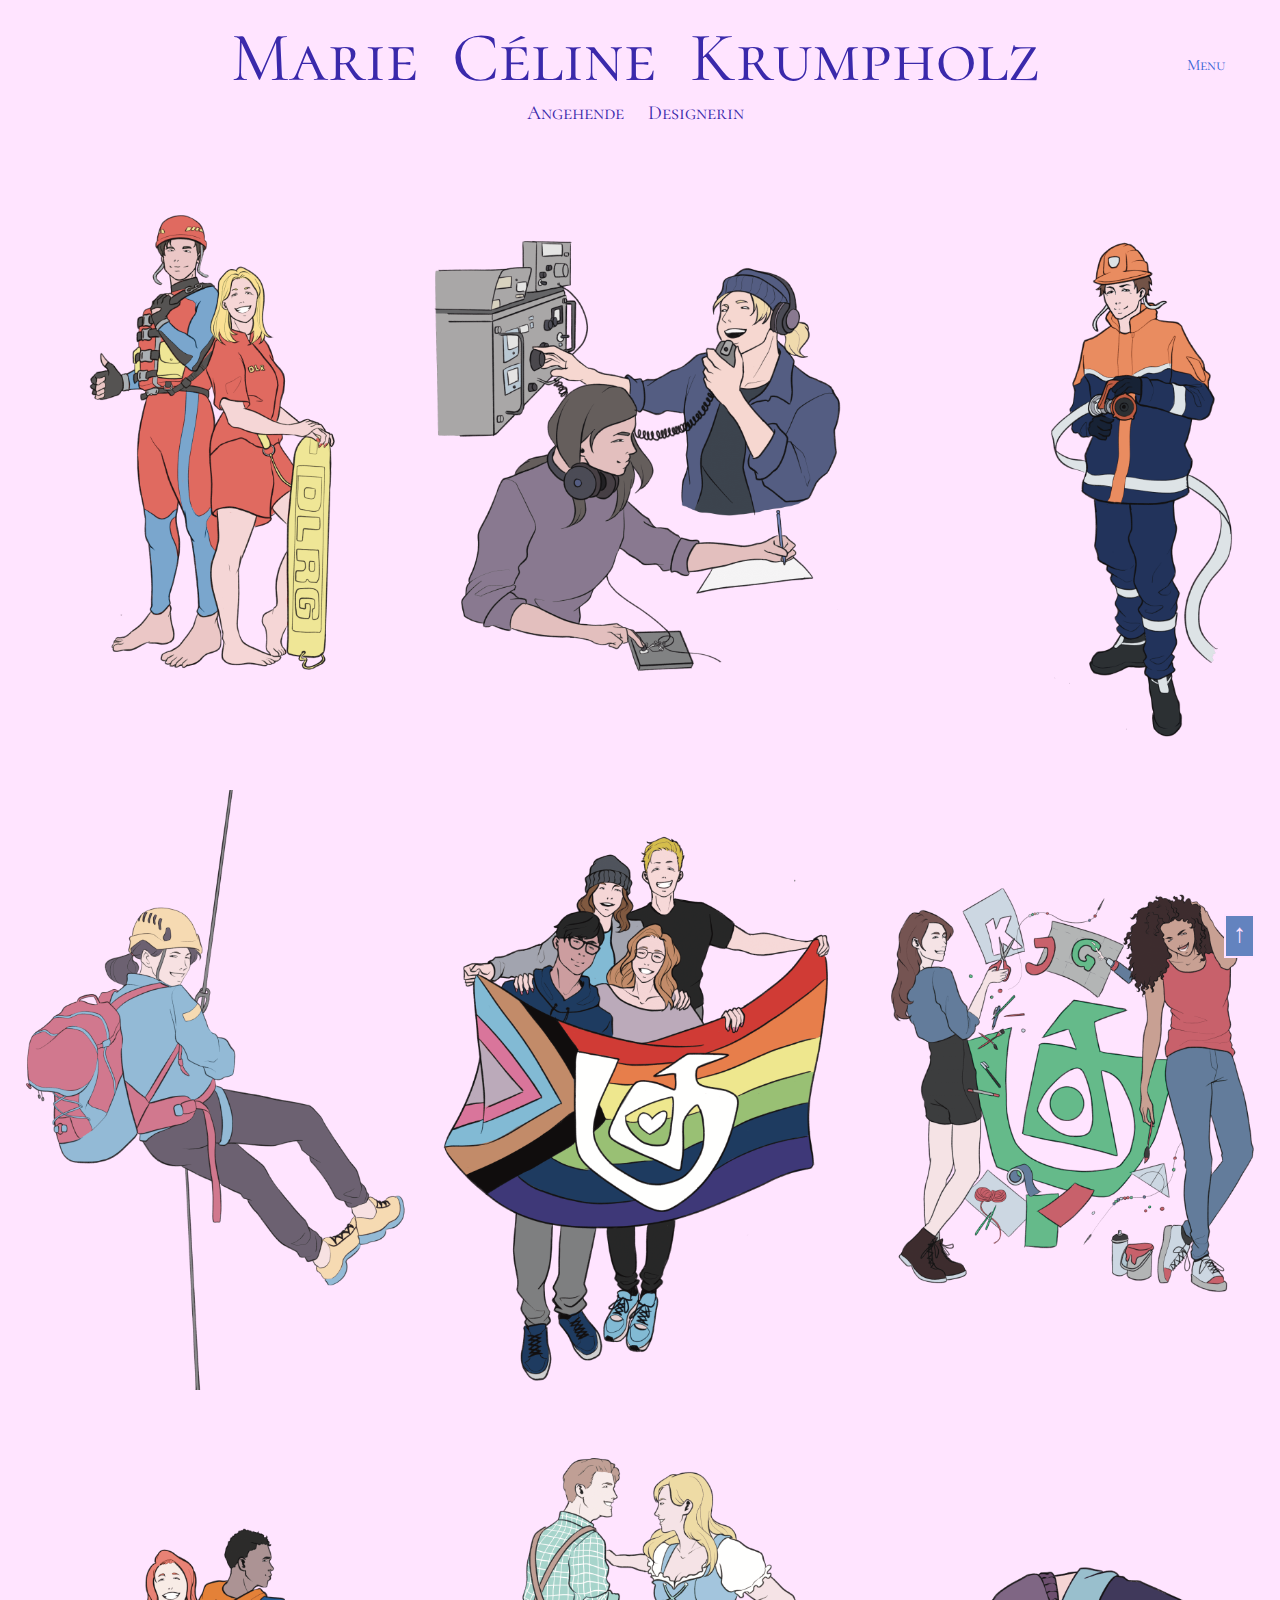
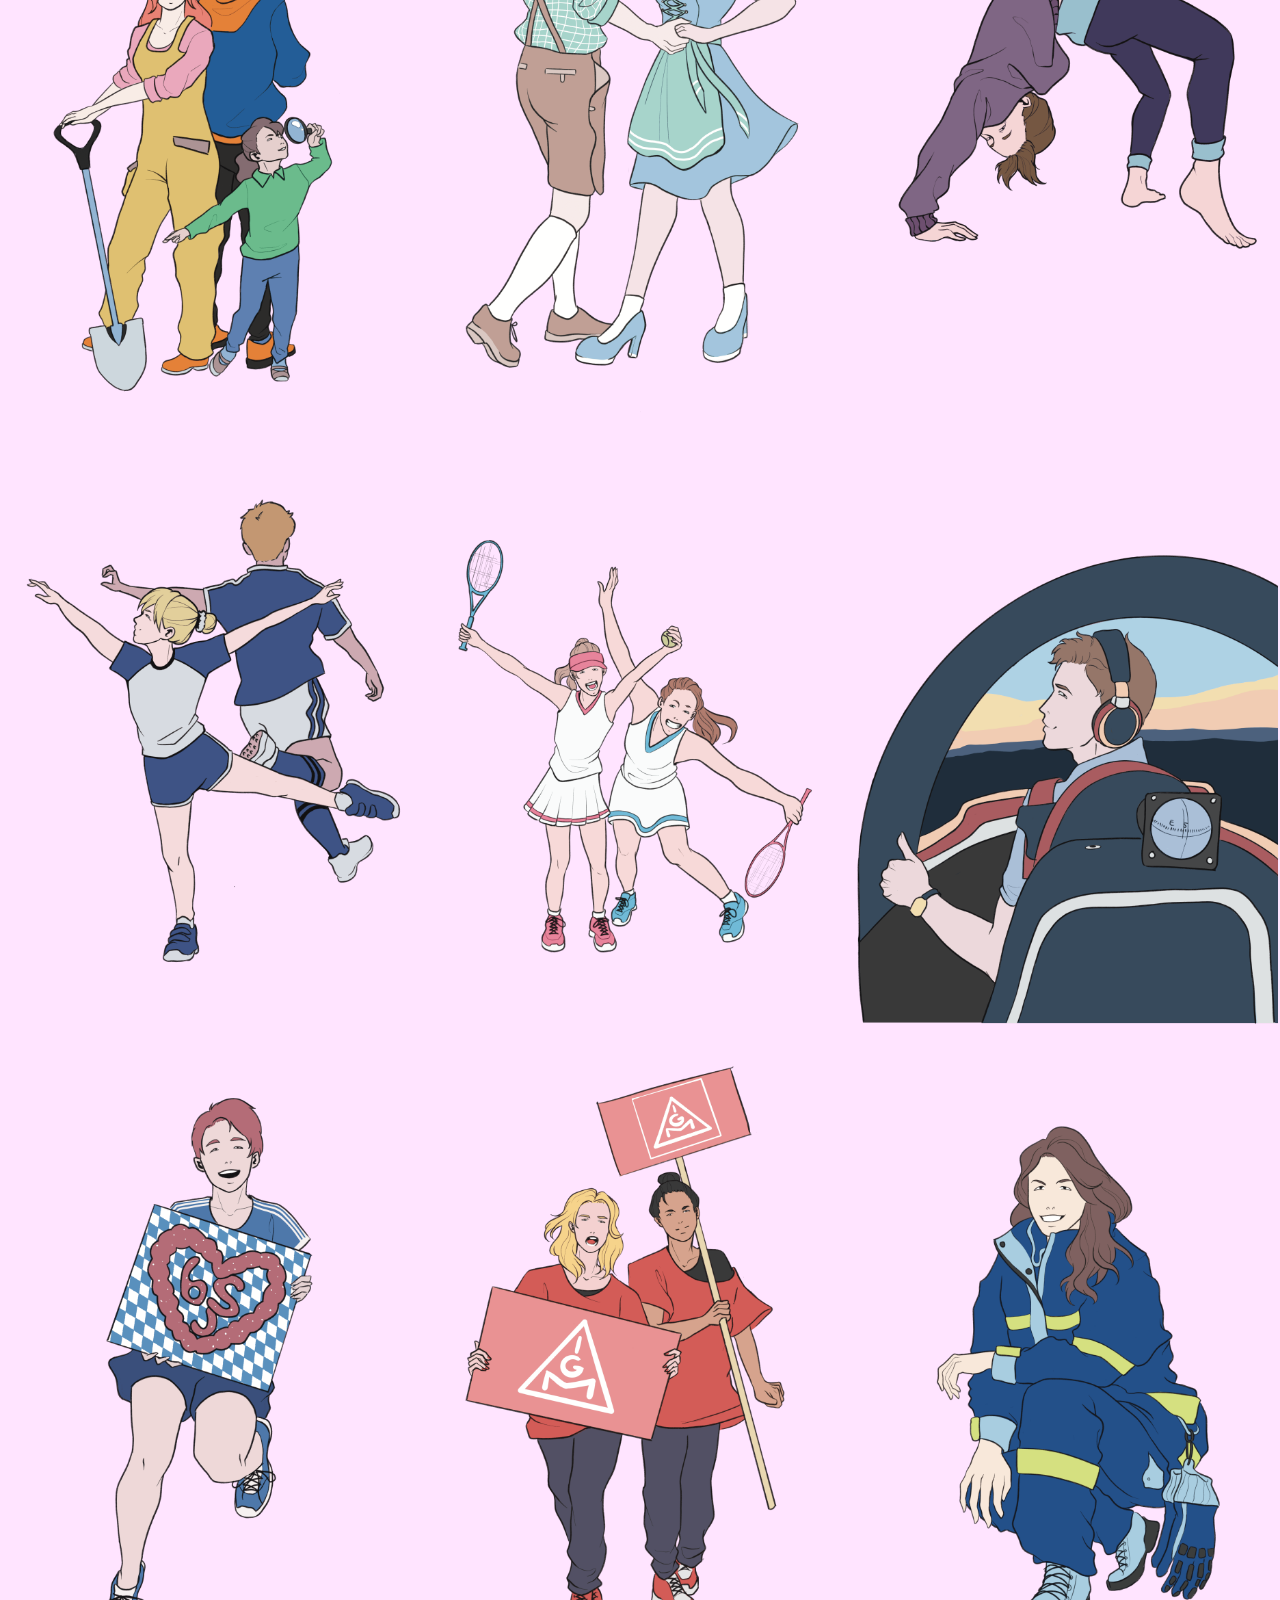
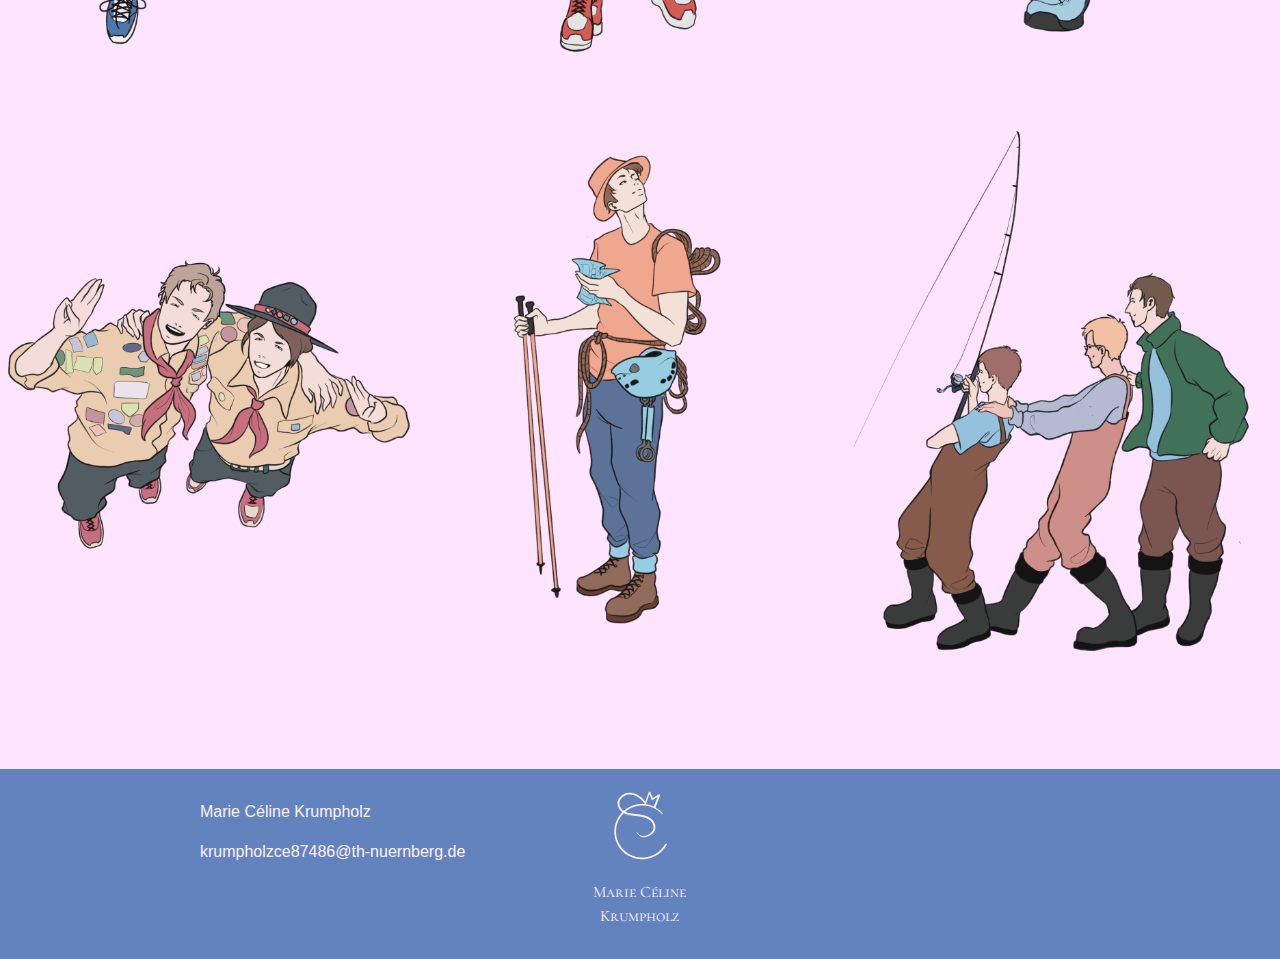
<file: vereine.html>
<html id="top">
  <head>
    <title>Marie Céline Krumpholz</title>
    <meta charset="UTF-8" />
    <link rel="icon" type="image/png" sizes="32x32" href="media/favicon-32x32.png">
    <link rel="icon" type="image/png" sizes="16x16" href="media/favicon-16x16.png">

    <link rel="preconnect" href="https://fonts.googleapis.com" />
    <link rel="preconnect" href="https://fonts.gstatic.com" crossorigin />
    <link
      href="https://fonts.googleapis.com/css2?family=Libre+Baskerville&display=swap"
      rel="stylesheet"
    />
    <link 
    href="https://fonts.googleapis.com/css2?family=Cormorant+SC:wght@500&display=swap" 
    rel="stylesheet"
    />
    <link href="https://fonts.googleapis.com/css2?family=Poppins:wght@300&display=swap" 
    rel="stylesheet">

    <link rel="stylesheet" type="text/css" href="styles.css" />
    <body>
      <header>            
        <div class="home-text">
            <h1><a href="index.html">Marie Céline Krumpholz</a></h1>
            <h2>Angehende Designerin</h2>
        </div> 
        <div class="menu">
          Menu
          <div class="inner-menu">
            <a href="index.html">Home</a>
            <a href="illustration.html">Illustration</a>
            <a href="interaktion.html">UX Design</a>
            <a href="writing.html">Texte</a>
            <a href="animation.html">Animation</a>
            <a href="gallery.html">Gallerie</a>         
          </div>
        </div>
      </header>


    <main>
      <div class="gallery">

        <div>
          <div class="image-container">
            <img src="media/DLRG.png" alt="Deutsche Lebensrettergesellschaft" />
            <div class="description">
              <h1>DLRG </br>
                Deutsche Lebensretter- Gesellschaft</h1>
            </div>
          </div>
        </div>

        <div>
          <div class="image-container">
            <img src="media/Funker.png" alt="Deutscher Amateur Radio-Club" />
            <div class="description">
              <h1>DARC e.V. </br>
              Deutscher Amateur Radio-Club</h1>
            </div>
          </div>
        </div>

        <div>
          <div class="image-container">
            <img src="media/Feuerwehr.png" alt="Jugend Feuerwehr" />
            <div class="description">
              <h1>Jugend Feuerwehr</h1>
            </div>
          </div>
        </div>
        
        <div>
          <div class="image-container">
            <img src="media/Kletterverein ohne Wand.png" alt="Jugendgruppe der Bergwacht" />
            <div class="description">
              <h1>Jugendgruppe der Bergwacht</h1>
            </div>
          </div>
        </div>

        <div>
          <div class="image-container">
            <img src="media/KJG Dreifaltigkeit_.png" alt="KjG Dreifaltigkeit" />
            <div class="description">
              <h1>KjG DReifaltigkeit</h1>
            </div>
          </div>
        </div>

        <div>
          <div class="image-container">
            <img src="media/KJG St. Konrad_.png" alt="KjG St Konrad" />
            <div class="description">
              <h1>KjG St Konrad</h1>
            </div>
          </div>
        </div> 

        <div>
          <div class="image-container">
            <img src="media/KSJ.png" alt="KJS Katholisch Stuiderende Jugend" />
            <div class="description">
              <h1>KSJ Katholisch Studierende Jugend</h1>
            </div>
          </div>
        </div>

        <div>
          <div class="image-container">
            <img src="media/Trachtenverein_.png" alt="Trachtenverein" />
            <div class="description">
              <h1>Trachtenverein</h1>
            </div>
          </div>
        </div>

        <div>
          <div class="image-container">
            <img src="media/TvTurnen.png" alt="TV Turnen" />
            <div class="description">
              <h1>TV Turnen</h1>
            </div>
          </div>
        </div>
         
        <div>
          <div class="image-container">
            <img src="media/SV Raigering_.png" alt="SV Raigering" />
            <div class="description">
              <h1>SV Raigering</h1>
            </div>
          </div>
        </div> 

        <div>
          <div class="image-container">
            <img src="media/Tennis Verein.png" alt="Tennis Club" />
            <div class="description">
              <h1>Tennis Club</h1>
            </div>
          </div>
        </div>

        <div>
          <div class="image-container">
            <img src="media/Luftsportgruppe_.png" alt="Luftsportgruppe"/>
            <div class="description">
              <h1>Luftsportgruppe</h1>
            </div>
          </div>
        </div>

        <div>
          <div class="image-container">
            <img src="media/BSJ.png" alt="Bayrische Sportjugend"/>
            <div class="description">
              <h1>BSJ </br>
                Bayrische Sportjugend</h1>
            </div>
          </div>
        </div>

        <div>
          <div class="image-container">
            <img src="media/IGM Jugend_.png" alt="IG Metall Jugend" />
            <div class="description">
              <h1>IG Metall Jugend</h1>
            </div>
          </div>
        </div>

        <div>
          <div class="image-container">
            <img src="media/THWA.png" alt="THW Jugend" />
            <div class="description">
              <h1>THW </br>
                Technische Hilfswerk Jugend</h1>
            </div>
          </div>
        </div>
        
        <div>
          <div class="image-container">
            <img src="media/PSG.png" alt="Deutsche Pfadfinderschaft Sankt Georg" />
            <div class="description">
              <h1>DPSG </br>
                Deutsche Pfadfinderschaft Sankt Georg</h1>
            </div>
          </div>
        </div>

        <div>
          <div class="image-container">
            <img src="media/JDAV.png" alt="Jugend des deutschen Alpenvereins" />
            <div class="description">
              <h1>JDAV </br>
                Jugend des deutschen Alpenvereins</h1>
            </div>
          </div>
        </div>

        <div>
          <div class="image-container">
            <img src="media/Fischerverein_.png" alt="Fischerverein" />
            <div class="description">
              <h1>Fischerverein</h1>
            </div>
          </div>
        </div>
      </div>

    </main>
    
    <br><br><br>
    <div class="to-top-container">
      <a class="button to-top" href="#top">&uarr;</a>
    </div>
    <footer>
      <div class="contact-info">
        <p>Marie Céline Krumpholz</p>
        <a href="mailto:krumpholzce87486@th-nuernberg.de">krumpholzce87486@th-nuernberg.de</a>
      </div>
      <div>
        <a href="index.html"><img class="logo" src="media/Logo.svg" alt="logo" /></a>
        <p class="name-font">Marie Céline </br> Krumpholz</p>
      </div>
      <!-- <div class="social">
        <a href="https://www.instagram.com/macie_timber/?hl=de"><img src="media/instagram.png" alt="Instagram"></a>
        <a href="https://twitter.com/MacieTimber"><img src="media/twitter.png" alt="Twitter"></a>
      </div>' -->
    </footer>
  </body>
</html>
</file>
<file: styles.css>
html {
  scroll-behavior: smooth;
  margin: 0;
}
body {
  /*  background-color: #333435; */
  background-color: #ffe4ff;
  margin: 0;

  position: relative;
  display: flex;
  min-height: 100vh;
  flex-direction: column;
  justify-content: flex-start;
}
footer {
  margin-top: auto;
}


/**
*/

/*
** General stuff
*/
a {
  text-decoration: none;
  color: unset;
  transition: all 0.1s;
}
a:hover {
  color: 	#9a85ad ;
}
a.button {
  font-size: 26px;
  /* font-family: "Libre Baskerville", serif; */
  /* font-family: Poppins, sans-serif; */
  font-family: 'Roboto', sans-serif;  
  /* border: 3px solid #AC7BBC; 
  color: #FFE8FF;
  background-color: #493F52;*/
  color: #ffe1ff;
  background-color: #6383bf;
  padding: 10px 15px;
  /* border-radius: 10px; */
  transition: all 0.1s;
}
a.button:hover {
  /* border-color: #FFE8FF;
  color: #FFF7FF; */
  color: #ffe1ff;
  background-color: #d563d5;
}
header, 
.home-text h1, .about h1,
.home-text h2, .about-text h2,
.image-container .description h1 {
  /* color:#E4B0F4; */
  color: #3a29ab;
  font-family: 'Cormorant SC', serif;
}
.about-text h3 {
  font-family: 'Cormorant SC', serif;
  text-align: left;
  /* color:#FFE8FF; */
  color: #3360d3;
  font-size: 20px;
  line-height:1.5;
  font-weight: normal;
  word-spacing: 19px;
  margin: 0px;
}
.image-container .description,
.about .about-text p, 
.about.single, .languages {
  /* font-family: 'Poppins', sans-serif;  */
  font-family: 'Roboto', sans-serif;
  
  /* color:#FFE8FF; */
  color: #6383bf;
  font-size: 16px !important;
  line-height:1.5;
  margin-top: 0;
}
span{
  font-size: 12px;
}


/*
** Header
*/
header {
  padding-top: 5px;
  padding-right: 10px;
}
header .menu {
  display: inline-block;
  position: absolute;
  right: 50px;
  top: 50px;
  font-size: 16px;
  color: #3360d3;
  padding: 5px;
  transition: font-weight 0.1s;
}
header .menu:hover {
  font-weight: bold;
  cursor: pointer;
}
header .menu .inner-menu {
  position: absolute;
  top: 15px;
  right: 0px;
  width: 120px;

  margin-top: 15px;
  padding: 5px 8px;
  /* border-radius: 10px; */
  background-color: #83a8ed;

  opacity: 0;
  visibility: hidden;
  transition: all linear 0.2s;

  /* To prevent menu being behind gallery */
  z-index: 10;
}
header .menu:hover .inner-menu {
  opacity: 1;
  visibility: visible;
}
header .menu .inner-menu a {
  display: block;
  
  padding: 5px 10px;
  margin-bottom: 5px;
  /* border: 2px solid #AC7BBC;v
  border-radius: 10px;*/

  /* color: #FFE8FF;*/
  color: #fff0ff;
  background-color: #6383bf;
  /* background-color: #333435; */
  /* font-family: "Poppins", serif;  */
  font-family: 'Roboto', sans-serif;
  font-weight: normal;
  font-size: 18px;
  text-align: center;

  transition: all 0.2s;
}  
header .menu .inner-menu a:hover {
  /* border-color: #FFE8FF; 
  color: #FFF7FF;
  background-color: #AC7BBC;*/
  background-color: #d563d5;   
  color: #fff0ff;
}

header .menu .inner-menu .active p{
  display: block;
  
  padding: 5px 10px;
  margin-bottom: 5px;
  margin-top: 0px;
  /* border: 2px solid #FFf0FF; */
  background-color: #3a29ab;

  /* border-radius: 10px; */

  color: #FFf0FF;
  /* font-family: "Poppins", serif;  */
  font-family: 'Roboto', sans-serif;
  font-weight: normal;
  font-size: 18px;
  text-align: center;
}

/*
** Stuff for home page
*/
.home-animation2 {
  position: absolute;
  top: 70px;
  left: 250px;
  /* width: 500px; */
  height: 95vh;
}

.home-animation-class {
  display: flex;
  justify-content: center;
}
.home-animation {
  height: 85vh;
}
.home-text {
  text-align: center;
}
.home-text h1, .about h1 {
  text-align: center;
  font-size: 70px;
  font-weight: normal;
  word-spacing: 18px;
  margin-top: 10px;
  margin-bottom: 0px;
}
.home-text h2, .about-text h2 {
  text-align: center;
  font-size: 20px;
  font-weight: normal;
  word-spacing: 19px;
  margin: 0px;
  padding-top: 1px;
  margin-bottom: 10px;
}
.home-button {
  display: flex;
  justify-content: center;

  position: relative;
  top: -80px;
  margin-top: -60px;
  
  /* Animation stuff */
  opacity: 0;
  animation-name: delayedFadeInAnimation;
  animation-duration: 1s;
  animation-delay: 6.5s;
  animation-fill-mode: forwards;
}
/* Show Button Animation */
@keyframes delayedFadeInAnimation {
  to { opacity: 1; }
}
 /* I am here*/

ul {
  list-style: none;
}
li {
  padding-right: 20px;
  text-align: right;
}
.placeholder-home {
  padding-top: 20px;
  padding-right: 25px;
}
.placeholder-home a {
  color: black;
  font-size: 42px;
  font-family: 'Tangerine', cursive;
}

/*
** Gallery on portfolio page
*/
.gallery {
  margin-top: 30px;
  display: flex;
  flex-wrap: wrap;
  justify-content: space-evenly;
}
.gallery > div {
  display: flex;
  align-items: center;
}
.image-container {
  position: relative;
  margin-bottom: 25px;
}
.image-container .description {
  position: absolute;
  top: 0;
  width: 100%;
  height: 100%;

  display: flex;
  flex-direction: column;
  
  text-align: center;
  background-color: rgba(0, 0, 0, 0.8);
  opacity: 0;
  
  transition: all 0.5s;
}
.image-container .description h1 {
  text-align: center;
  margin-left: 10px;
  margin-right: 10px;
}
.about .image-container .description h1 {
  text-align: center;
  margin-left: 10px;
  margin-right: 10px;
  font-size: 32px;
  font-weight: bold;
}
.image-container .description p {
  text-align: center;
  margin-left: 10px;
  margin-right: 10px;
  font-size: 16px;
}
.image-container:hover .description {
  opacity: 1;
}
.image-container .description .button {
  margin: auto 10px 10px 10px;
  font-size: 22px;
}
.image-container img {
  max-width: 500px;
  max-height: 70vh;
  object-fit: cover;
}
.image-container img {
  height: 600px;
}

/*
** caroussel
*/

.about-image-carousel {
  height: 500px;
}
.carousel {
  width: 400px;
  height: 500px;
  overflow: hidden;
  position: absolute;
}
.carousel-web-entwurf {
  height: 300px;
}
.web-entwurf {
  height: 300px;
  width: 500px;
}
.carousel-item {
  height: 100%;
  width: 100%;
  position: absolute;
  /* top: 0; */
  left: 100%;
  animation: 9s autoplay infinite ease-in-out;
}
.carousel-item img {
  height: 100%;
  width: 100%;
  /* height: auto; */
  object-fit: scale-down;
}
@keyframes autoplay {
  0% {left: 100%}
  5% {left: 0%}
  /* 25% {left: 0%}  */
  33.33% {left: 0%}
  /* 30% {left: -100%} */
  38.33% {left: -100%}
  100% {left: -100%}
}
.carousel-item:nth-child(1) {animation-delay: 0s}
.carousel-item:nth-child(2) {animation-delay: 3s}
.carousel-item:nth-child(3) {animation-delay: 6s}
/* .carousel-item:nth-child(4) {animation-delay: 9s} */
.carousel-item .image-container {
  position: unset;
}

/*
** text and image boxes
*/
.full-width:nth-child(2n) {
  background-color: #ead9ff;
  padding: 50px 0 50px 0;
  margin-bottom: 50px;
}
.about {
  display: grid;
  grid-template-columns: 1fr 1fr;
  margin: 0 200px 50px 200px;
}
.about:last-child {
  margin-bottom: 0;
}

.about.single {
  display: flex;
  align-items: center;
  justify-content: center;
  text-align: center;
  flex-direction: column;
}
.about .about-image {
  display: flex;
}
.about .about-image video{
max-width: 100%;
}
.about .about-image img {
  min-height: 300px;
  max-height: 85vh;
  max-width: 100%;

}
.about:nth-child(1) img {
  float: right;
}
.about .about-text {
  display: flex;
  flex-direction: column;
  justify-content: center;
  padding: 20px 0;
  text-align: center;
}
.about .about-text p {
  text-align: left;
  font-size: 20px;
  padding: 0 20px;
}
.about-buttons a.button {
  display: inline-block;
  margin-top: 5px;
  padding: 5px 10px;
  font-size: 15px;
}
/* Custom .about for writing */
.about.writing .about-image {
  justify-content: center;
}
.about.writing .about-image {
  position: relative;
}
.about.writing .about-image.album-cover img {
  max-height: 80%;
}
.about.writing .about-image audio {
  margin: 0;
  position: absolute;              
  /* top: 50%;                         */
  bottom: 0%;
  transform: translate(0, -50%) 
}
/* Custom .about for news */
.about.news {
  display: flex;
  justify-content: center;
}
.about.news:not(:last-child) {
  padding-bottom: 100px;
  border-bottom: 1px solid #c3b8b6;
}
.about.news:first-child {
  margin-top: 100px;
}
.about.news h1 {
  text-align: left;
  font-size: 50px;
  padding-left: 20px;
}
.about.news h2 {
  text-align: left;
  padding-left: 20px;
}
/* custom about for full size start page */
.about.fullsize {
  min-height: 100vh;
  margin-bottom: 0;
}
.about.fullsize .about-image {
  flex-wrap: wrap-reverse;
}

.languages {
  display: flex;
  font-family:  'Cormorant SC', serif;
  color: #3a29ab;
}
.about.single {
  font-size: 20px;
}
.languages img {
  width: 100px;
  transition: filter 0.1s;
  margin: 10px;
}
.languages img:hover {
  filter: drop-shadow(0px 1px 2px black);
}


.header-image {
  display: flex;
  justify-content: center;
  margin: 50px 0;
}
.header-image div {
  position: relative;
}
.header-image div h1 {
  position: absolute;
  padding: 10px 25px;
  background: rgba(0, 0, 0, 0.6);
  bottom: 20%;

  font-size: 60px;
  font-weight: normal;
  /* color: #E4B0F4; */
  color: #3360d3;
  font-family: 'Cormorant SC', serif;
}
.header-image img {
  height: 60vh; 
}
.header-image.animation img{
  height: 85vh;
}

/*
** Footer
*/
footer {
  display: grid;
  grid-template-columns: 1fr 1fr 1fr;

  width: calc(100% - 400px);
  background-color: #6383bf;
  color: #fff0ff;
  font-family: 'Roboto', sans-serif;
  font-size: 16px !important;
  line-height:1.5;
  margin-top: 0;
  text-align: center;
  padding: 15px 200px;
}
footer .contact-info {
  text-align: left;
}
footer .logo {
  width: 70px;
}
footer .name-font {
  font-family: 'Cormorant SC', serif;
}
.social {
    display: flex;
    flex-direction: row-reverse;
    align-items: center;
}
.social a {
    margin-left: 10px;
}
.social a img {
    width: 50px;
    transition: filter 0.1s;
}
.social a img:hover {
  /* filter: invert(1); */
  filter: drop-shadow(2px 4px 6px black);
}
.to-top-container {
  position: absolute;
  top: 0;
  right:0;
  height: 100%;
}
/* hide the button when page first loaded */
.to-top-container:before {
  content: '';
  display: block;
  height: 102vh;
  pointer-events: none;
}
.to-top-container .to-top {
  padding: 2px 7px 8px 7px;
  margin-right: 25px;
  border: 2px solid #ffe1ff;

  position: sticky;
  top: 80vh;
  cursor: pointer;
}

/*
** Make logo smaller on small screen
*/
@media screen and (max-width: 700px) {
  .logo {
    width: 500px;
  }
}
</file>
